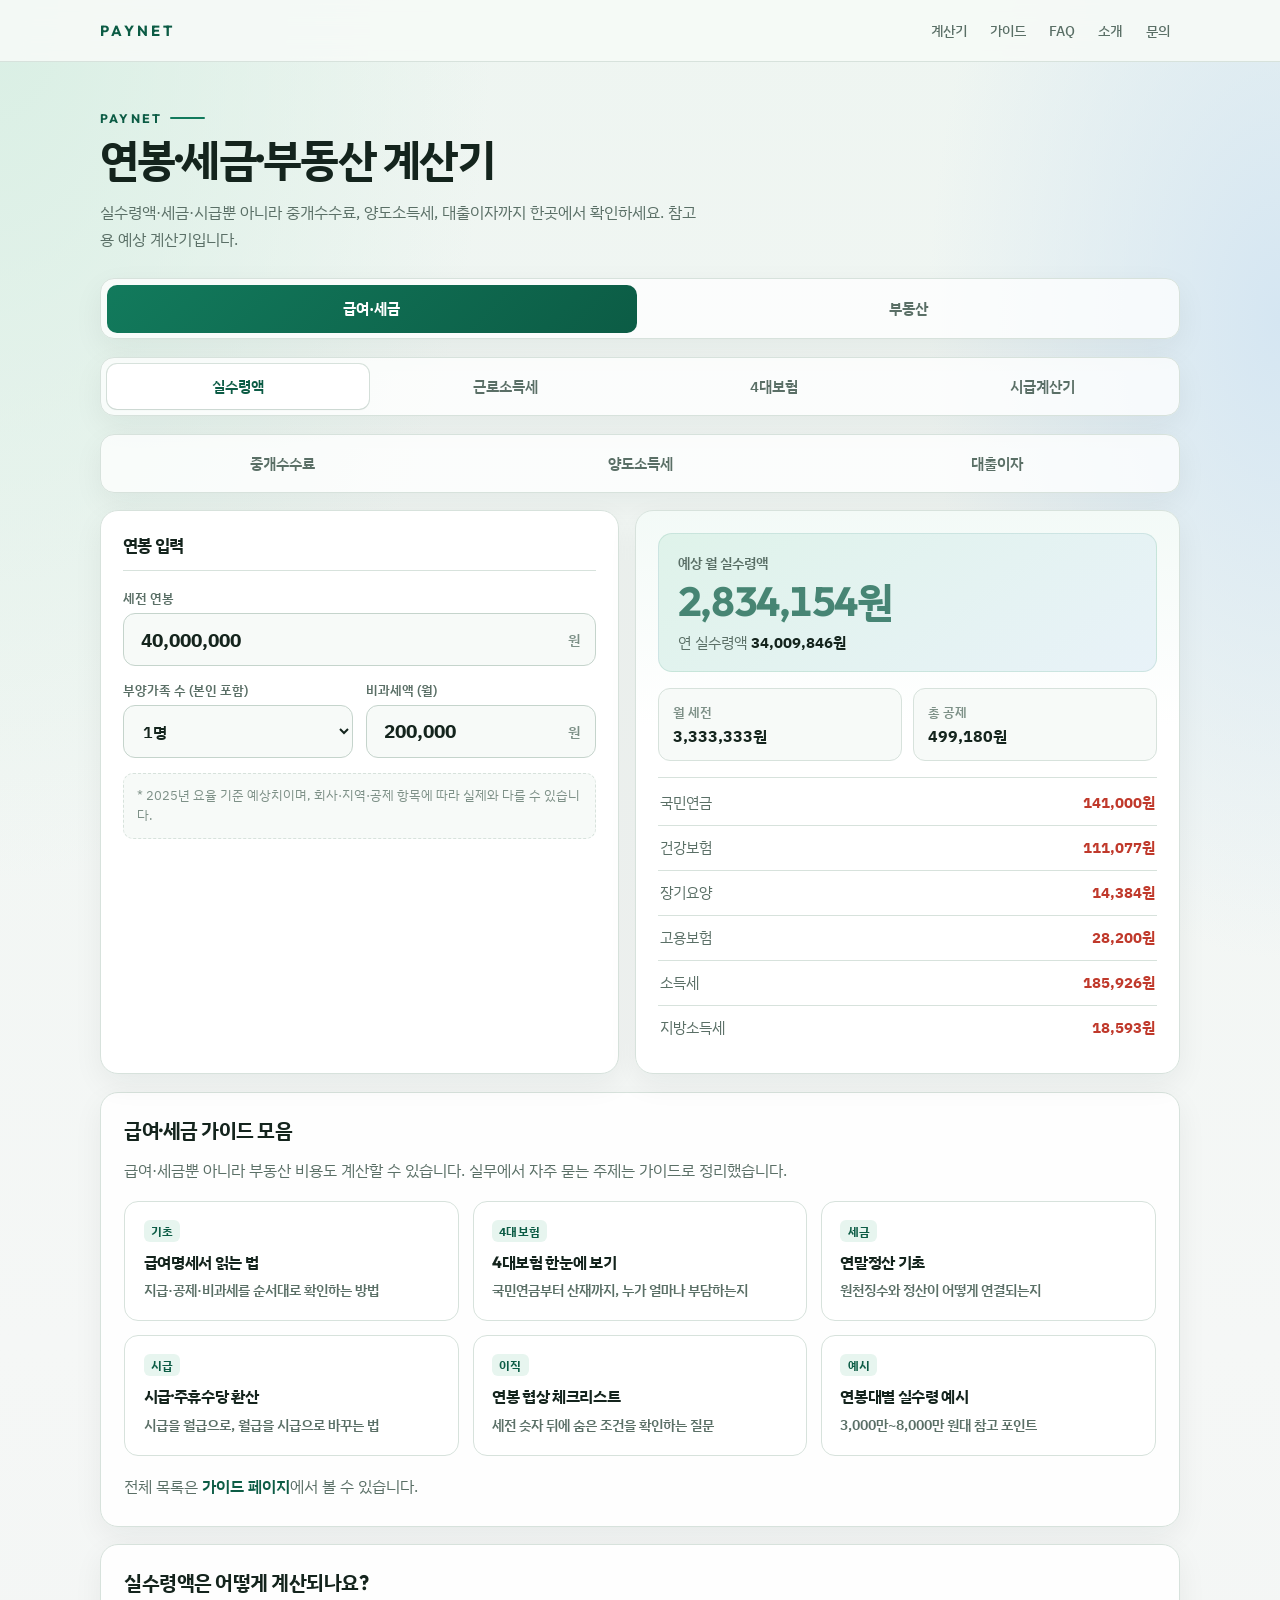
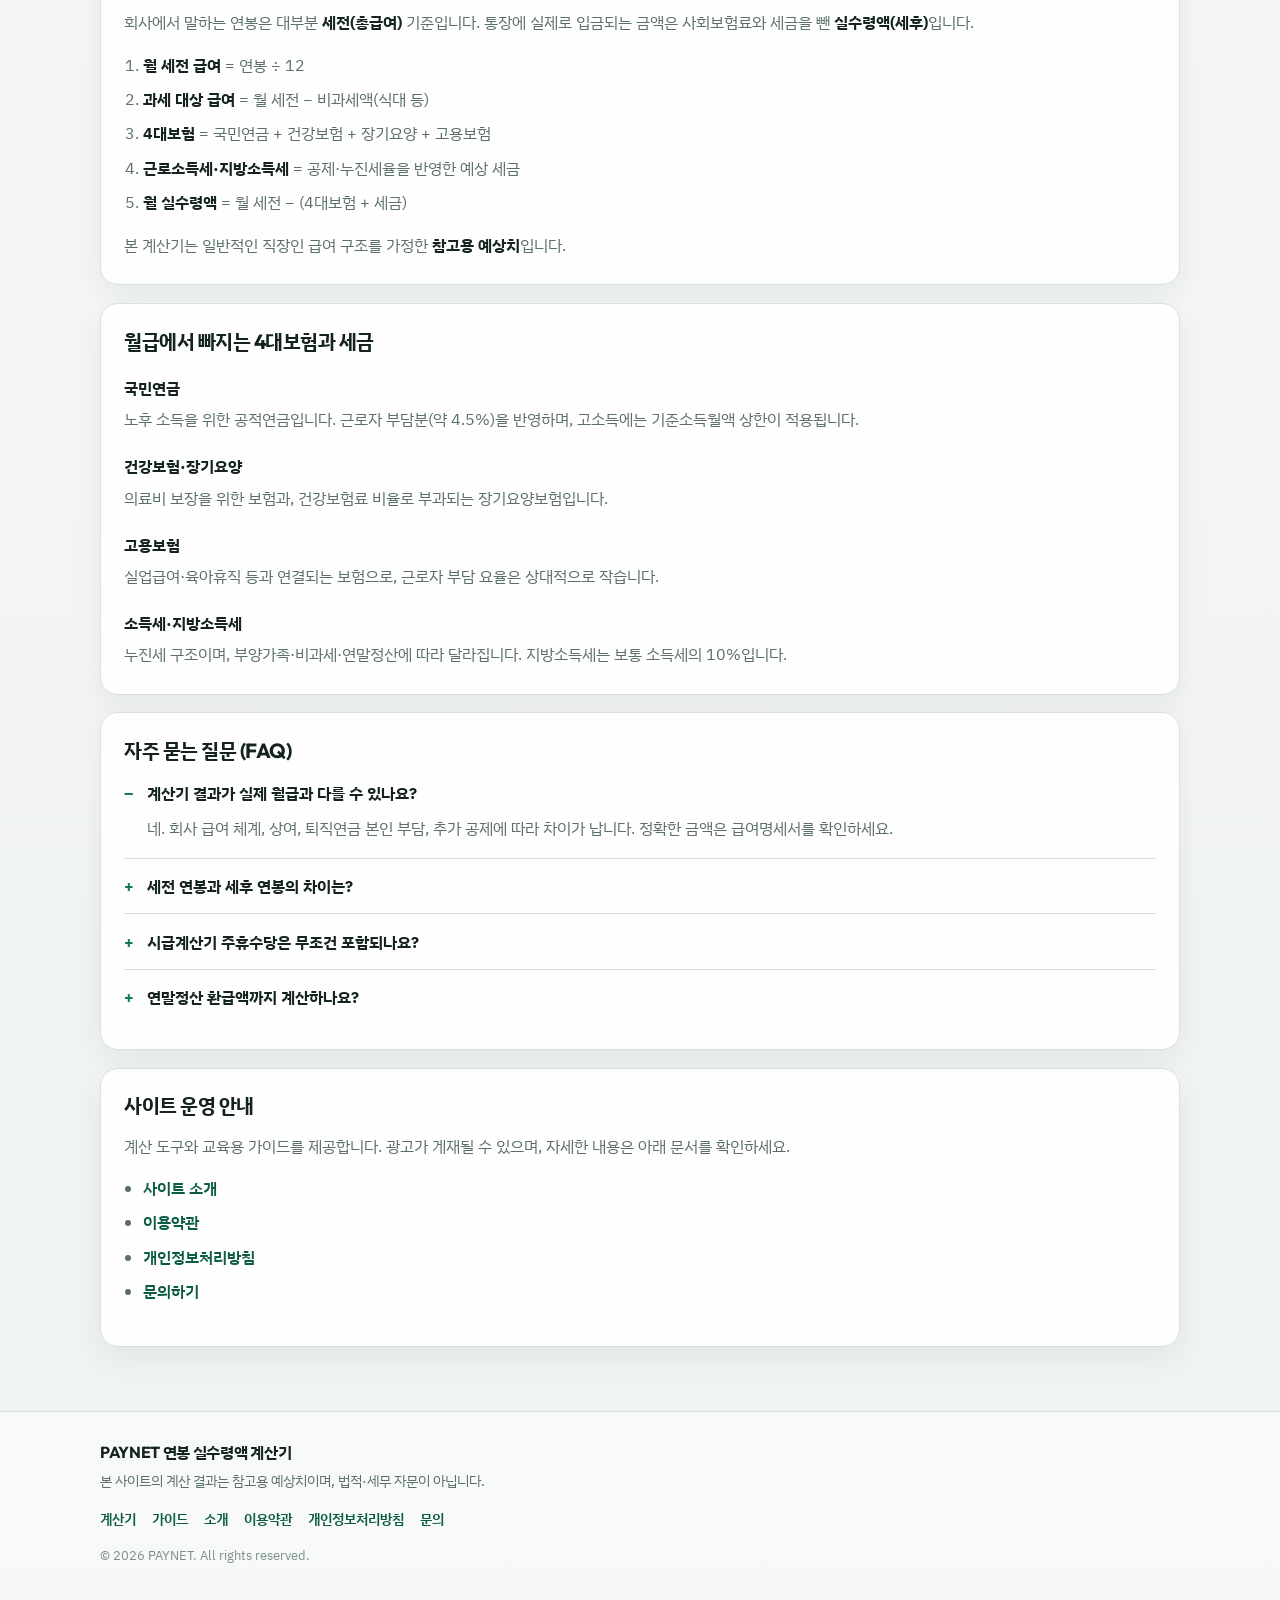
<file: index.html>
<!DOCTYPE html>
<html lang="ko">
  <head>
    <meta charset="UTF-8" />
    <meta name="viewport" content="width=device-width, initial-scale=1.0" />
    <meta
      name="description"
      content="연봉 실수령액·세금·시급·부동산(중개수수료·양도소득세·대출이자) 계산기 — 예상 공제와 비용을 바로 확인하세요."
    />
    <title>연봉·세금·부동산 계산기 | PAYNET</title>
    <link rel="preconnect" href="https://fonts.googleapis.com" />
    <link rel="preconnect" href="https://fonts.gstatic.com" crossorigin />
    <link
      href="https://fonts.googleapis.com/css2?family=IBM+Plex+Sans+KR:wght@400;500;600;700&family=Outfit:wght@500;600;700&display=swap"
      rel="stylesheet"
    />
    <link rel="stylesheet" href="styles.css" />
  </head>
  <body>
    <header class="site-header">
      <div class="site-header-inner">
        <a class="logo" href="index.html">PAYNET</a>
        <nav class="site-nav" aria-label="주요 메뉴">
          <a href="#calculator">계산기</a>
          <a href="guides.html">가이드</a>
          <a href="#faq">FAQ</a>
          <a href="about.html">소개</a>
          <a href="contact.html">문의</a>
        </nav>
      </div>
    </header>

    <main class="app">
      <header class="brand" id="calculator">
        <p class="brand-mark">PAYNET</p>
        <h1>연봉·세금·부동산 계산기</h1>
        <p class="brand-desc">
          실수령액·세금·시급뿐 아니라 중개수수료, 양도소득세, 대출이자까지
          한곳에서 확인하세요. 참고용 예상 계산기입니다.
        </p>
      </header>

      <div class="calc-category" role="tablist" aria-label="계산기 카테고리" id="tools">
        <button type="button" class="category-btn is-active" data-category="salary" aria-selected="true">급여·세금</button>
        <button type="button" class="category-btn" data-category="estate" aria-selected="false">부동산</button>
      </div>

      <div class="calc-tabs" role="tablist" aria-label="급여 계산기" id="salary-tabs" data-category-panel="salary">
        <button type="button" class="calc-tab is-active" role="tab" id="tab-net" aria-selected="true" aria-controls="panel-net" data-tab="net">실수령액</button>
        <button type="button" class="calc-tab" role="tab" id="tab-tax" aria-selected="false" aria-controls="panel-tax" data-tab="tax">근로소득세</button>
        <button type="button" class="calc-tab" role="tab" id="tab-insure" aria-selected="false" aria-controls="panel-insure" data-tab="insure">4대보험</button>
        <button type="button" class="calc-tab" role="tab" id="tab-hourly" aria-selected="false" aria-controls="panel-hourly" data-tab="hourly">시급계산기</button>
      </div>

      <div class="calc-tabs" role="tablist" aria-label="부동산 계산기" id="estate-tabs" data-category-panel="estate" hidden>
        <button type="button" class="calc-tab" role="tab" id="tab-broker" aria-selected="false" aria-controls="panel-broker" data-tab="broker">중개수수료</button>
        <button type="button" class="calc-tab" role="tab" id="tab-cgt" aria-selected="false" aria-controls="panel-cgt" data-tab="cgt">양도소득세</button>
        <button type="button" class="calc-tab" role="tab" id="tab-loan" aria-selected="false" aria-controls="panel-loan" data-tab="loan">대출이자</button>
      </div>

      <div class="calc-panel is-active" role="tabpanel" id="panel-net" aria-labelledby="tab-net">
        <section class="panel" aria-labelledby="input-title">
          <h2 id="input-title" class="panel-title">연봉 입력</h2>
          <label class="field" for="salary">
            <span class="field-label">세전 연봉</span>
            <div class="input-row">
              <input id="salary" type="text" inputmode="numeric" autocomplete="off" placeholder="예: 40,000,000" value="40,000,000" />
              <span class="unit">원</span>
            </div>
          </label>
          <div class="options">
            <label class="field" for="dependents">
              <span class="field-label">부양가족 수 (본인 포함)</span>
              <select id="dependents">
                <option value="1" selected>1명</option>
                <option value="2">2명</option>
                <option value="3">3명</option>
                <option value="4">4명</option>
                <option value="5">5명 이상</option>
              </select>
            </label>
            <label class="field" for="nontaxable">
              <span class="field-label">비과세액 (월)</span>
              <div class="input-row">
                <input id="nontaxable" type="text" inputmode="numeric" autocomplete="off" placeholder="200,000" value="200,000" />
                <span class="unit">원</span>
              </div>
            </label>
          </div>
          <p class="hint">* 2025년 요율 기준 예상치이며, 회사·지역·공제 항목에 따라 실제와 다를 수 있습니다.</p>
        </section>

        <section class="result" aria-live="polite" aria-labelledby="result-title">
          <div class="result-hero">
            <h2 id="result-title">예상 월 실수령액</h2>
            <p class="net-amount" id="monthlyNet">0원</p>
            <p class="annual-net">연 실수령액 <strong id="annualNet">0원</strong></p>
          </div>
          <div class="summary-grid">
            <div class="summary-item"><span>월 세전</span><strong id="monthlyGross">0원</strong></div>
            <div class="summary-item"><span>총 공제</span><strong id="totalDeduction">0원</strong></div>
          </div>
          <ul class="breakdown">
            <li><span>국민연금</span><strong id="nationalPension">0원</strong></li>
            <li><span>건강보험</span><strong id="healthInsurance">0원</strong></li>
            <li><span>장기요양</span><strong id="longTermCare">0원</strong></li>
            <li><span>고용보험</span><strong id="employmentInsurance">0원</strong></li>
            <li><span>소득세</span><strong id="incomeTax">0원</strong></li>
            <li><span>지방소득세</span><strong id="localTax">0원</strong></li>
          </ul>
        </section>
      </div>

      <div class="calc-panel" role="tabpanel" id="panel-tax" aria-labelledby="tab-tax" hidden>
        <section class="panel" aria-labelledby="tax-input-title">
          <h2 id="tax-input-title" class="panel-title">근로소득세 계산</h2>
          <label class="field" for="taxSalary">
            <span class="field-label">세전 연봉</span>
            <div class="input-row">
              <input id="taxSalary" type="text" inputmode="numeric" autocomplete="off" placeholder="예: 40,000,000" value="40,000,000" />
              <span class="unit">원</span>
            </div>
          </label>
          <div class="options">
            <label class="field" for="taxDependents">
              <span class="field-label">부양가족 수 (본인 포함)</span>
              <select id="taxDependents">
                <option value="1" selected>1명</option>
                <option value="2">2명</option>
                <option value="3">3명</option>
                <option value="4">4명</option>
                <option value="5">5명 이상</option>
              </select>
            </label>
            <label class="field" for="taxNontaxable">
              <span class="field-label">비과세액 (월)</span>
              <div class="input-row">
                <input id="taxNontaxable" type="text" inputmode="numeric" autocomplete="off" placeholder="200,000" value="200,000" />
                <span class="unit">원</span>
              </div>
            </label>
          </div>
          <p class="hint">* 근로소득공제·인적공제·사회보험료를 반영한 예상 원천징수세입니다.</p>
        </section>
        <section class="result" aria-live="polite">
          <div class="result-hero">
            <h2>예상 월 소득세</h2>
            <p class="net-amount" id="taxMonthlyIncome">0원</p>
            <p class="annual-net">지방소득세 포함 월 세금 <strong id="taxMonthlyTotal">0원</strong></p>
          </div>
          <div class="summary-grid">
            <div class="summary-item"><span>연 소득세</span><strong id="taxAnnualIncome">0원</strong></div>
            <div class="summary-item"><span>연 지방소득세</span><strong id="taxAnnualLocal">0원</strong></div>
          </div>
          <ul class="breakdown">
            <li><span>과세표준 (연)</span><strong class="neutral" id="taxBase">0원</strong></li>
            <li><span>근로소득공제 (연)</span><strong class="neutral" id="taxEarnedDeduction">0원</strong></li>
            <li><span>인적공제 (연)</span><strong class="neutral" id="taxPersonalDeduction">0원</strong></li>
            <li><span>실효세율 (지방세 포함)</span><strong class="neutral" id="taxEffectiveRate">0%</strong></li>
          </ul>
        </section>
      </div>

      <div class="calc-panel" role="tabpanel" id="panel-insure" aria-labelledby="tab-insure" hidden>
        <section class="panel" aria-labelledby="insure-input-title">
          <h2 id="insure-input-title" class="panel-title">4대보험 계산</h2>
          <label class="field" for="insureSalary">
            <span class="field-label">월 급여 (세전)</span>
            <div class="input-row">
              <input id="insureSalary" type="text" inputmode="numeric" autocomplete="off" placeholder="예: 3,333,333" value="3,333,333" />
              <span class="unit">원</span>
            </div>
          </label>
          <label class="field" for="insureNontaxable">
            <span class="field-label">비과세액 (월)</span>
            <div class="input-row">
              <input id="insureNontaxable" type="text" inputmode="numeric" autocomplete="off" placeholder="200,000" value="200,000" />
              <span class="unit">원</span>
            </div>
          </label>
          <p class="hint">* 근로자 부담분 기준입니다. 회사 부담분은 별도로 표시됩니다.</p>
        </section>
        <section class="result" aria-live="polite">
          <div class="result-hero">
            <h2>근로자 부담 합계 (월)</h2>
            <p class="net-amount" id="insureEmployeeTotal">0원</p>
            <p class="annual-net">회사 부담 합계 <strong id="insureEmployerTotal">0원</strong></p>
          </div>
          <div class="summary-grid">
            <div class="summary-item"><span>보험료 산정 기준</span><strong id="insureBase">0원</strong></div>
            <div class="summary-item"><span>노사 합계 (월)</span><strong id="insureGrandTotal">0원</strong></div>
          </div>
          <ul class="breakdown">
            <li><span>국민연금 (근로자)</span><strong id="insureNP">0원</strong></li>
            <li><span>건강보험 (근로자)</span><strong id="insureHI">0원</strong></li>
            <li><span>장기요양 (근로자)</span><strong id="insureLTC">0원</strong></li>
            <li><span>고용보험 (근로자)</span><strong id="insureEI">0원</strong></li>
            <li><span>국민연금 (회사)</span><strong class="neutral" id="insureNPCompany">0원</strong></li>
            <li><span>건강보험+장기요양 (회사)</span><strong class="neutral" id="insureHealthCompany">0원</strong></li>
            <li><span>고용보험 (회사)</span><strong class="neutral" id="insureEICompany">0원</strong></li>
          </ul>
        </section>
      </div>

      <div class="calc-panel" role="tabpanel" id="panel-hourly" aria-labelledby="tab-hourly" hidden>
        <section class="panel" aria-labelledby="hourly-input-title">
          <h2 id="hourly-input-title" class="panel-title">시급 계산</h2>
          <div class="mode-toggle" role="group" aria-label="시급 계산 방식">
            <button type="button" class="mode-btn is-active" data-hourly-mode="toSalary">시급 → 월급</button>
            <button type="button" class="mode-btn" data-hourly-mode="toHourly">월급 → 시급</button>
          </div>
          <div id="hourlyToSalaryFields">
            <label class="field" for="hourlyWage">
              <span class="field-label">시급</span>
              <div class="input-row">
                <input id="hourlyWage" type="text" inputmode="numeric" autocomplete="off" placeholder="예: 10,030" value="10,030" />
                <span class="unit">원</span>
              </div>
            </label>
            <div class="options">
              <label class="field" for="hoursPerDay">
                <span class="field-label">하루 근무시간</span>
                <div class="input-row">
                  <input id="hoursPerDay" type="number" min="1" max="24" step="0.5" value="8" />
                  <span class="unit">시간</span>
                </div>
              </label>
              <label class="field" for="daysPerWeek">
                <span class="field-label">주 근무일수</span>
                <div class="input-row">
                  <input id="daysPerWeek" type="number" min="1" max="7" step="1" value="5" />
                  <span class="unit">일</span>
                </div>
              </label>
            </div>
            <label class="field" for="includeWeeklyHoliday">
              <span class="field-label">주휴수당 포함</span>
              <select id="includeWeeklyHoliday">
                <option value="yes" selected>포함 (주 15시간 이상 가정)</option>
                <option value="no">미포함</option>
              </select>
            </label>
          </div>
          <div id="hourlyToHourlyFields" hidden>
            <label class="field" for="monthlyForHourly">
              <span class="field-label">월 급여 (세전)</span>
              <div class="input-row">
                <input id="monthlyForHourly" type="text" inputmode="numeric" autocomplete="off" placeholder="예: 2,100,000" value="2,100,000" />
                <span class="unit">원</span>
              </div>
            </label>
            <label class="field" for="monthlyHours">
              <span class="field-label">월 기준 근로시간</span>
              <div class="input-row">
                <input id="monthlyHours" type="number" min="1" max="400" step="1" value="209" />
                <span class="unit">시간</span>
              </div>
            </label>
            <p class="hint">* 통상임금 환산에서 흔히 쓰는 월 209시간을 기본값으로 둡니다.</p>
          </div>
        </section>
        <section class="result" aria-live="polite">
          <div class="result-hero">
            <h2 id="hourlyResultTitle">예상 월급</h2>
            <p class="net-amount" id="hourlyMainResult">0원</p>
            <p class="annual-net" id="hourlySubResult">연봉 환산 0원</p>
          </div>
          <div class="summary-grid">
            <div class="summary-item"><span id="hourlySummaryLabel1">주급</span><strong id="hourlySummaryValue1">0원</strong></div>
            <div class="summary-item"><span id="hourlySummaryLabel2">월 근로시간</span><strong id="hourlySummaryValue2">0시간</strong></div>
          </div>
          <ul class="breakdown">
            <li><span id="hourlyDetailLabel1">기본급 (월)</span><strong class="neutral" id="hourlyDetailValue1">0원</strong></li>
            <li><span id="hourlyDetailLabel2">주휴수당 (월)</span><strong class="neutral" id="hourlyDetailValue2">0원</strong></li>
            <li><span id="hourlyDetailLabel3">시급</span><strong class="neutral" id="hourlyDetailValue3">0원</strong></li>
          </ul>
        </section>
      </div>


      <div class="calc-panel" role="tabpanel" id="panel-broker" aria-labelledby="tab-broker" hidden>
        <section class="panel" aria-labelledby="broker-title">
          <h2 id="broker-title" class="panel-title">중개수수료 계산</h2>
          <label class="field" for="brokerPrice">
            <span class="field-label">거래금액</span>
            <div class="input-row">
              <input id="brokerPrice" type="text" inputmode="numeric" autocomplete="off" placeholder="예: 500,000,000" value="500,000,000" />
              <span class="unit">원</span>
            </div>
          </label>
          <div class="options">
            <label class="field" for="brokerDeal">
              <span class="field-label">거래 유형</span>
              <select id="brokerDeal">
                <option value="sale" selected>매매</option>
                <option value="rent">임대차</option>
              </select>
            </label>
            <label class="field" for="brokerType">
              <span class="field-label">물건 유형</span>
              <select id="brokerType">
                <option value="house" selected>주택</option>
                <option value="other">주택 외(상가 등)</option>
              </select>
            </label>
          </div>
          <label class="field" for="brokerVat">
            <span class="field-label">부가세</span>
            <select id="brokerVat">
              <option value="include" selected>별도 부가세(+10%) 포함 표시</option>
              <option value="exclude">수수료만 표시</option>
            </select>
          </label>
          <p class="hint">* 법정 상한 요율 기준 참고치입니다. 실제 수수료는 협의로 달라질 수 있습니다.</p>
        </section>
        <section class="result" aria-live="polite">
          <div class="result-hero">
            <h2>예상 중개수수료 (상한)</h2>
            <p class="net-amount" id="brokerFee">0원</p>
            <p class="annual-net">부가세 포함 시 <strong id="brokerFeeVat">0원</strong></p>
          </div>
          <div class="summary-grid">
            <div class="summary-item"><span>적용 요율</span><strong id="brokerRate">0%</strong></div>
            <div class="summary-item"><span>거래금액</span><strong id="brokerDealAmount">0원</strong></div>
          </div>
          <ul class="breakdown">
            <li><span>상한 수수료</span><strong id="brokerCap">0원</strong></li>
            <li><span>부가세(10%)</span><strong class="neutral" id="brokerVatAmount">0원</strong></li>
            <li><span>총액(수수료+부가세)</span><strong class="neutral" id="brokerTotal">0원</strong></li>
          </ul>
        </section>
      </div>

      <div class="calc-panel" role="tabpanel" id="panel-cgt" aria-labelledby="tab-cgt" hidden>
        <section class="panel" aria-labelledby="cgt-title">
          <h2 id="cgt-title" class="panel-title">양도소득세 계산</h2>
          <label class="field" for="cgtSell">
            <span class="field-label">양도가액</span>
            <div class="input-row">
              <input id="cgtSell" type="text" inputmode="numeric" autocomplete="off" placeholder="예: 800,000,000" value="800,000,000" />
              <span class="unit">원</span>
            </div>
          </label>
          <label class="field" for="cgtBuy">
            <span class="field-label">취득가액</span>
            <div class="input-row">
              <input id="cgtBuy" type="text" inputmode="numeric" autocomplete="off" placeholder="예: 500,000,000" value="500,000,000" />
              <span class="unit">원</span>
            </div>
          </label>
          <label class="field" for="cgtExpense">
            <span class="field-label">필요경비</span>
            <div class="input-row">
              <input id="cgtExpense" type="text" inputmode="numeric" autocomplete="off" placeholder="예: 10,000,000" value="10,000,000" />
              <span class="unit">원</span>
            </div>
          </label>
          <div class="options">
            <label class="field" for="cgtYears">
              <span class="field-label">보유기간(년)</span>
              <div class="input-row">
                <input id="cgtYears" type="number" min="0" max="50" step="1" value="5" />
                <span class="unit">년</span>
              </div>
            </label>
            <label class="field" for="cgtHomes">
              <span class="field-label">주택 수</span>
              <select id="cgtHomes">
                <option value="1" selected>1주택</option>
                <option value="2">2주택 이상</option>
              </select>
            </label>
          </div>
          <label class="field" for="cgtExempt">
            <span class="field-label">1주택 비과세 가정</span>
            <select id="cgtExempt">
              <option value="no" selected>과세(일반세율 참고)</option>
              <option value="yes">비과세 대상(세금 0)</option>
            </select>
          </label>
          <p class="hint">* 고가주택·거주기간·중과 등 세부 요건은 반영하지 않은 단순 참고 계산입니다.</p>
        </section>
        <section class="result" aria-live="polite">
          <div class="result-hero">
            <h2>예상 양도소득세</h2>
            <p class="net-amount" id="cgtTax">0원</p>
            <p class="annual-net">지방소득세 포함 <strong id="cgtTaxTotal">0원</strong></p>
          </div>
          <div class="summary-grid">
            <div class="summary-item"><span>양도차익</span><strong id="cgtGain">0원</strong></div>
            <div class="summary-item"><span>과세표준</span><strong id="cgtBase">0원</strong></div>
          </div>
          <ul class="breakdown">
            <li><span>장기보유특별공제</span><strong class="neutral" id="cgtLongDeduction">0원</strong></li>
            <li><span>기본공제</span><strong class="neutral" id="cgtBasicDeduction">0원</strong></li>
            <li><span>양도소득세</span><strong id="cgtIncomeTax">0원</strong></li>
            <li><span>지방소득세(10%)</span><strong id="cgtLocalTax">0원</strong></li>
          </ul>
        </section>
      </div>

      <div class="calc-panel" role="tabpanel" id="panel-loan" aria-labelledby="tab-loan" hidden>
        <section class="panel" aria-labelledby="loan-title">
          <h2 id="loan-title" class="panel-title">대출이자 계산</h2>
          <label class="field" for="loanPrincipal">
            <span class="field-label">대출원금</span>
            <div class="input-row">
              <input id="loanPrincipal" type="text" inputmode="numeric" autocomplete="off" placeholder="예: 300,000,000" value="300,000,000" />
              <span class="unit">원</span>
            </div>
          </label>
          <div class="options">
            <label class="field" for="loanRate">
              <span class="field-label">연이자율</span>
              <div class="input-row">
                <input id="loanRate" type="number" min="0" max="30" step="0.01" value="3.5" />
                <span class="unit">%</span>
              </div>
            </label>
            <label class="field" for="loanYears">
              <span class="field-label">상환기간</span>
              <div class="input-row">
                <input id="loanYears" type="number" min="1" max="50" step="1" value="30" />
                <span class="unit">년</span>
              </div>
            </label>
          </div>
          <label class="field" for="loanMethod">
            <span class="field-label">상환 방식</span>
            <select id="loanMethod">
              <option value="equalPayment" selected>원리금균등상환</option>
              <option value="equalPrincipal">원금균등상환</option>
              <option value="bullet">만기일시상환(이자만)</option>
            </select>
          </label>
          <p class="hint">* 고정금리·중도상환수수료·보험료 등은 포함하지 않은 단순 계산입니다.</p>
        </section>
        <section class="result" aria-live="polite">
          <div class="result-hero">
            <h2 id="loanResultTitle">월 상환액</h2>
            <p class="net-amount" id="loanMonthly">0원</p>
            <p class="annual-net">총 이자 <strong id="loanTotalInterest">0원</strong></p>
          </div>
          <div class="summary-grid">
            <div class="summary-item"><span>총 상환액</span><strong id="loanTotalPay">0원</strong></div>
            <div class="summary-item"><span>상환 회차</span><strong id="loanMonths">0회</strong></div>
          </div>
          <ul class="breakdown">
            <li><span>첫 달 이자</span><strong id="loanFirstInterest">0원</strong></li>
            <li><span>첫 달 원금</span><strong class="neutral" id="loanFirstPrincipal">0원</strong></li>
            <li><span>대출원금</span><strong class="neutral" id="loanPrincipalOut">0원</strong></li>
          </ul>
        </section>
      </div>

      <article class="content-block">
        <h2>급여·세금 가이드 모음</h2>
        <p>급여·세금뿐 아니라 부동산 비용도 계산할 수 있습니다. 실무에서 자주 묻는 주제는 가이드로 정리했습니다.</p>
        <div class="guide-grid guide-grid-compact">
          <a class="guide-card" href="guide-paystub.html"><span class="guide-card-tag">기초</span><h3>급여명세서 읽는 법</h3><p>지급·공제·비과세를 순서대로 확인하는 방법</p></a>
          <a class="guide-card" href="guide-insurance.html"><span class="guide-card-tag">4대보험</span><h3>4대보험 한눈에 보기</h3><p>국민연금부터 산재까지, 누가 얼마나 부담하는지</p></a>
          <a class="guide-card" href="guide-year-end-tax.html"><span class="guide-card-tag">세금</span><h3>연말정산 기초</h3><p>원천징수와 정산이 어떻게 연결되는지</p></a>
          <a class="guide-card" href="guide-hourly.html"><span class="guide-card-tag">시급</span><h3>시급·주휴수당 환산</h3><p>시급을 월급으로, 월급을 시급으로 바꾸는 법</p></a>
          <a class="guide-card" href="guide-negotiation.html"><span class="guide-card-tag">이직</span><h3>연봉 협상 체크리스트</h3><p>세전 숫자 뒤에 숨은 조건을 확인하는 질문</p></a>
          <a class="guide-card" href="guide-examples.html"><span class="guide-card-tag">예시</span><h3>연봉대별 실수령 예시</h3><p>3,000만~8,000만 원대 참고 포인트</p></a>
        </div>
        <p>전체 목록은 <a href="guides.html">가이드 페이지</a>에서 볼 수 있습니다.</p>
      </article>

      <article class="content-block" id="guide">
        <h2>실수령액은 어떻게 계산되나요?</h2>
        <p>회사에서 말하는 연봉은 대부분 <strong>세전(총급여)</strong> 기준입니다. 통장에 실제로 입금되는 금액은 사회보험료와 세금을 뺀 <strong>실수령액(세후)</strong>입니다.</p>
        <ol class="content-list">
          <li><strong>월 세전 급여</strong> = 연봉 ÷ 12</li>
          <li><strong>과세 대상 급여</strong> = 월 세전 − 비과세액(식대 등)</li>
          <li><strong>4대보험</strong> = 국민연금 + 건강보험 + 장기요양 + 고용보험</li>
          <li><strong>근로소득세·지방소득세</strong> = 공제·누진세율을 반영한 예상 세금</li>
          <li><strong>월 실수령액</strong> = 월 세전 − (4대보험 + 세금)</li>
        </ol>
        <p>본 계산기는 일반적인 직장인 급여 구조를 가정한 <strong>참고용 예상치</strong>입니다.</p>
      </article>

      <article class="content-block">
        <h2>월급에서 빠지는 4대보험과 세금</h2>
        <h3>국민연금</h3>
        <p>노후 소득을 위한 공적연금입니다. 근로자 부담분(약 4.5%)을 반영하며, 고소득에는 기준소득월액 상한이 적용됩니다.</p>
        <h3>건강보험·장기요양</h3>
        <p>의료비 보장을 위한 보험과, 건강보험료 비율로 부과되는 장기요양보험입니다.</p>
        <h3>고용보험</h3>
        <p>실업급여·육아휴직 등과 연결되는 보험으로, 근로자 부담 요율은 상대적으로 작습니다.</p>
        <h3>소득세·지방소득세</h3>
        <p>누진세 구조이며, 부양가족·비과세·연말정산에 따라 달라집니다. 지방소득세는 보통 소득세의 10%입니다.</p>
      </article>

      <article class="content-block" id="faq">
        <h2>자주 묻는 질문 (FAQ)</h2>
        <details class="faq-item" open>
          <summary>계산기 결과가 실제 월급과 다를 수 있나요?</summary>
          <p>네. 회사 급여 체계, 상여, 퇴직연금 본인 부담, 추가 공제에 따라 차이가 납니다. 정확한 금액은 급여명세서를 확인하세요.</p>
        </details>
        <details class="faq-item">
          <summary>세전 연봉과 세후 연봉의 차이는?</summary>
          <p>세전은 공제 전 총급여, 세후는 보험·세금 후 실제 수령에 가까운 금액입니다. 채용 공고 연봉은 대개 세전입니다.</p>
        </details>
        <details class="faq-item">
          <summary>시급계산기 주휴수당은 무조건 포함되나요?</summary>
          <p>옵션으로 선택합니다. 자세한 설명은 <a href="guide-hourly.html">시급·주휴수당 가이드</a>를 참고하세요.</p>
        </details>
        <details class="faq-item">
          <summary>연말정산 환급액까지 계산하나요?</summary>
          <p>월 단위 예상 원천징수에 초점을 둡니다. 개념은 <a href="guide-year-end-tax.html">연말정산 가이드</a>를 참고하세요.</p>
        </details>
      </article>

      <article class="content-block">
        <h2>사이트 운영 안내</h2>
        <p>계산 도구와 교육용 가이드를 제공합니다. 광고가 게재될 수 있으며, 자세한 내용은 아래 문서를 확인하세요.</p>
        <ul class="content-list">
          <li><a href="about.html">사이트 소개</a></li>
          <li><a href="terms.html">이용약관</a></li>
          <li><a href="privacy.html">개인정보처리방침</a></li>
          <li><a href="contact.html">문의하기</a></li>
        </ul>
      </article>
    </main>

    <footer class="site-footer">
      <div class="site-footer-inner">
        <p class="footer-brand">PAYNET 연봉 실수령액 계산기</p>
        <p class="footer-note">본 사이트의 계산 결과는 참고용 예상치이며, 법적·세무 자문이 아닙니다.</p>
        <nav class="footer-nav" aria-label="푸터 메뉴">
          <a href="index.html">계산기</a>
          <a href="guides.html">가이드</a>
          <a href="about.html">소개</a>
          <a href="terms.html">이용약관</a>
          <a href="privacy.html">개인정보처리방침</a>
          <a href="contact.html">문의</a>
        </nav>
        <p class="footer-copy">© <span id="year"></span> PAYNET. All rights reserved.</p>
      </div>
    </footer>

    <script src="script.js"></script>
    <script>document.getElementById("year").textContent = new Date().getFullYear();</script>
  </body>
</html>
</file>
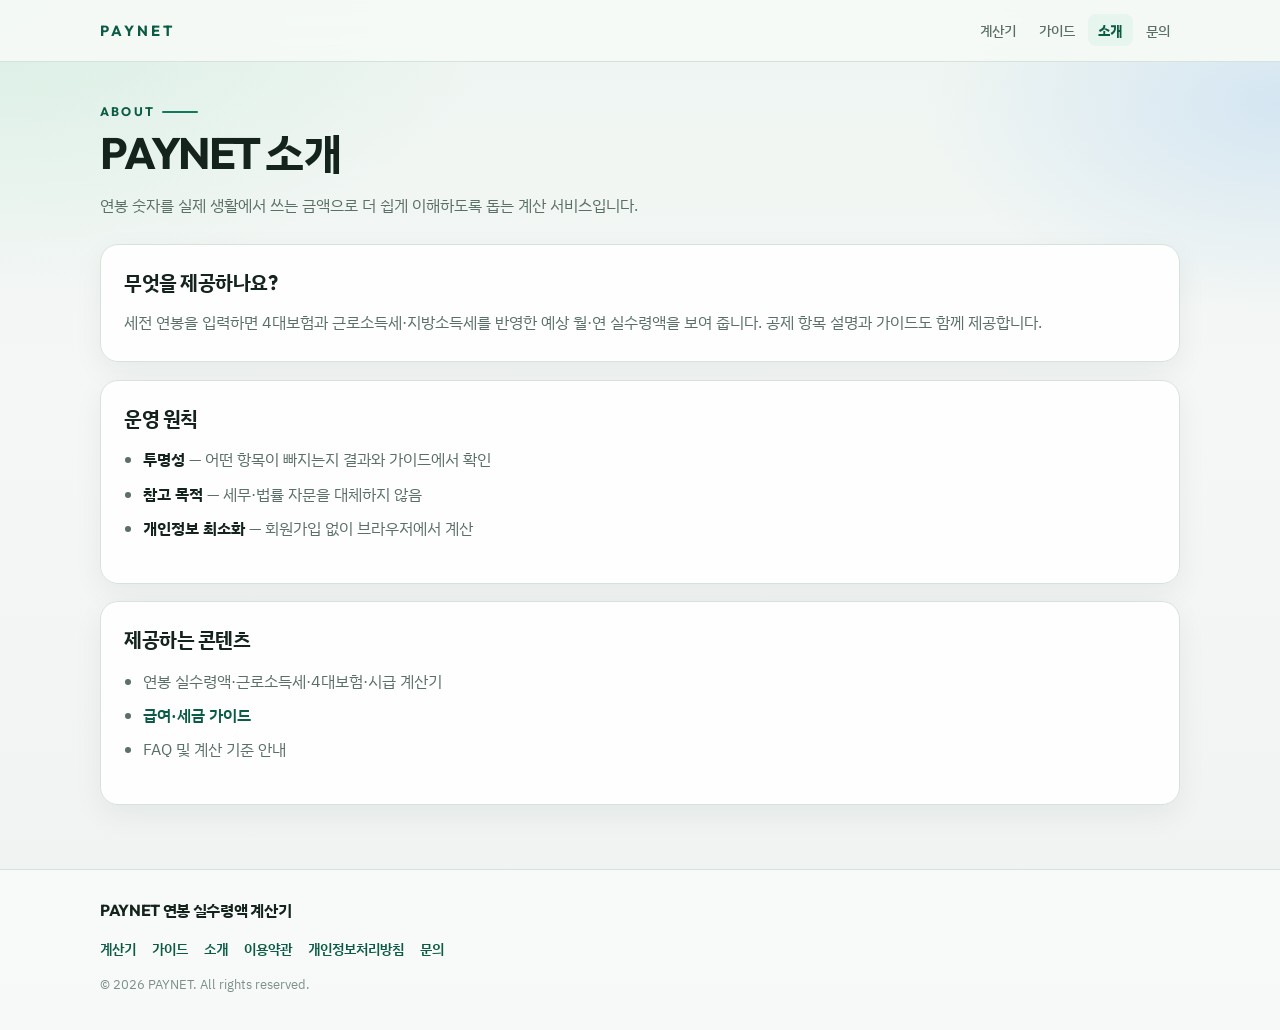
<file: about.html>
<!DOCTYPE html>
<html lang="ko">
  <head>
    <meta charset="UTF-8" />
    <meta name="viewport" content="width=device-width, initial-scale=1.0" />
    <meta name="description" content="PAYNET 소개 — 연봉 실수령액 계산기를 만든 목적과 운영 원칙." />
    <title>소개 | PAYNET</title>
    <link rel="preconnect" href="https://fonts.googleapis.com" />
    <link rel="preconnect" href="https://fonts.gstatic.com" crossorigin />
    <link href="https://fonts.googleapis.com/css2?family=IBM+Plex+Sans+KR:wght@400;500;600;700&family=Outfit:wght@500;600;700&display=swap" rel="stylesheet" />
    <link rel="stylesheet" href="styles.css" />
  </head>
  <body>
    <header class="site-header">
      <div class="site-header-inner">
        <a class="logo" href="index.html">PAYNET</a>
        <nav class="site-nav" aria-label="주요 메뉴">
          <a href="index.html#calculator">계산기</a>
          <a href="guides.html">가이드</a>
          <a href="about.html" aria-current="page">소개</a>
          <a href="contact.html">문의</a>
        </nav>
      </div>
    </header>
    <main class="app page-content">
      <header class="brand">
        <p class="brand-mark">ABOUT</p>
        <h1>PAYNET 소개</h1>
        <p class="brand-desc">연봉 숫자를 실제 생활에서 쓰는 금액으로 더 쉽게 이해하도록 돕는 계산 서비스입니다.</p>
      </header>
      <article class="content-block">
        <h2>무엇을 제공하나요?</h2>
        <p>세전 연봉을 입력하면 4대보험과 근로소득세·지방소득세를 반영한 예상 월·연 실수령액을 보여 줍니다. 공제 항목 설명과 가이드도 함께 제공합니다.</p>
      </article>
      <article class="content-block">
        <h2>운영 원칙</h2>
        <ul class="content-list">
          <li><strong>투명성</strong> — 어떤 항목이 빠지는지 결과와 가이드에서 확인</li>
          <li><strong>참고 목적</strong> — 세무·법률 자문을 대체하지 않음</li>
          <li><strong>개인정보 최소화</strong> — 회원가입 없이 브라우저에서 계산</li>
        </ul>
      </article>
      <article class="content-block">
        <h2>제공하는 콘텐츠</h2>
        <ul class="content-list">
          <li>연봉 실수령액·근로소득세·4대보험·시급 계산기</li>
          <li><a href="guides.html">급여·세금 가이드</a></li>
          <li>FAQ 및 계산 기준 안내</li>
        </ul>
      </article>
    </main>
    <footer class="site-footer">
      <div class="site-footer-inner">
        <p class="footer-brand">PAYNET 연봉 실수령액 계산기</p>
        <nav class="footer-nav" aria-label="푸터 메뉴">
          <a href="index.html">계산기</a>
          <a href="guides.html">가이드</a>
          <a href="about.html">소개</a>
          <a href="terms.html">이용약관</a>
          <a href="privacy.html">개인정보처리방침</a>
          <a href="contact.html">문의</a>
        </nav>
        <p class="footer-copy">© <span id="year"></span> PAYNET. All rights reserved.</p>
      </div>
    </footer>
    <script>document.getElementById("year").textContent = new Date().getFullYear();</script>
  </body>
</html>
</file>
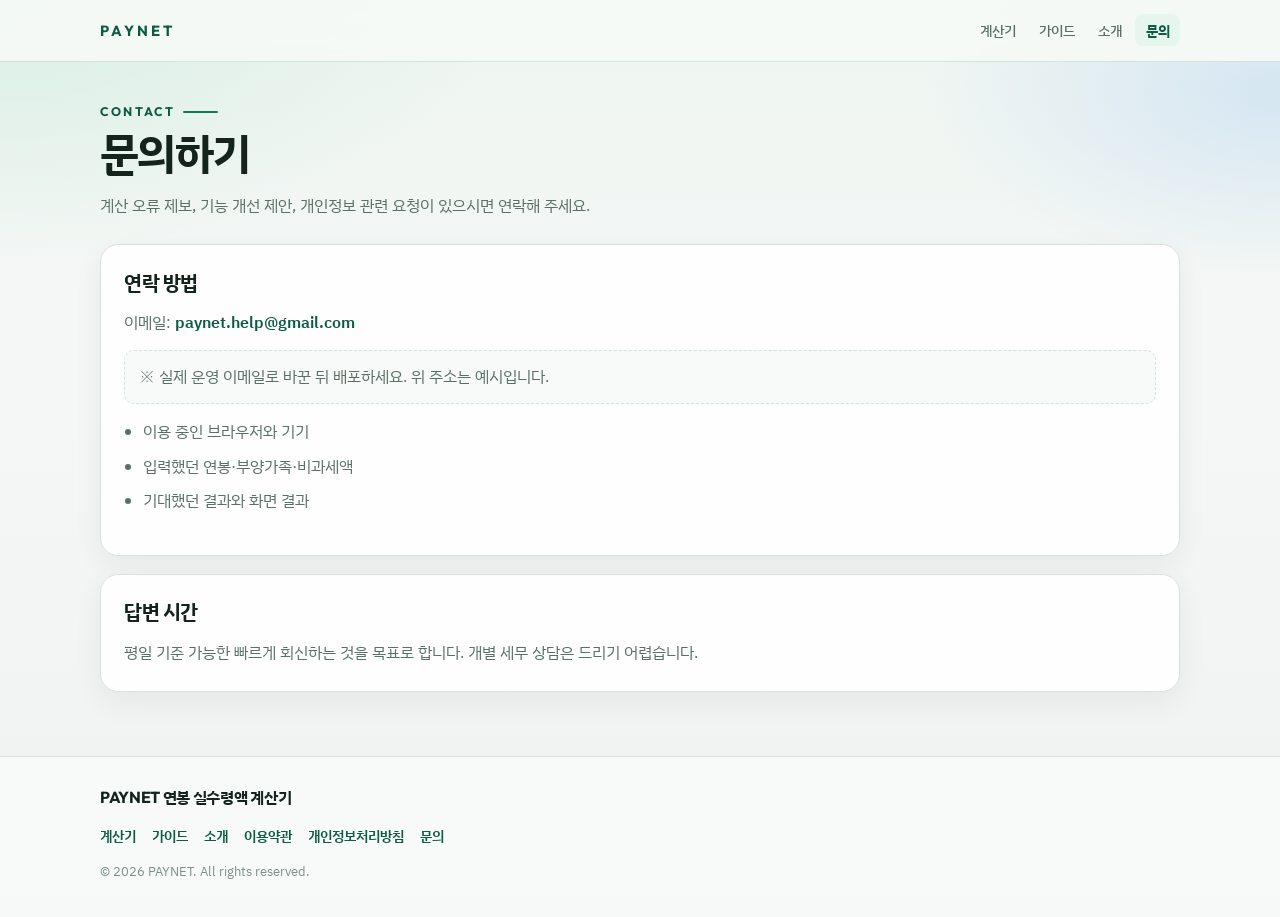
<file: contact.html>
<!DOCTYPE html>
<html lang="ko">
  <head>
    <meta charset="UTF-8" />
    <meta name="viewport" content="width=device-width, initial-scale=1.0" />
    <meta name="description" content="PAYNET 문의 — 계산기 오류 제보, 개선 제안, 개인정보 관련 요청." />
    <title>문의 | PAYNET</title>
    <link rel="preconnect" href="https://fonts.googleapis.com" />
    <link rel="preconnect" href="https://fonts.gstatic.com" crossorigin />
    <link href="https://fonts.googleapis.com/css2?family=IBM+Plex+Sans+KR:wght@400;500;600;700&family=Outfit:wght@500;600;700&display=swap" rel="stylesheet" />
    <link rel="stylesheet" href="styles.css" />
  </head>
  <body>
    <header class="site-header">
      <div class="site-header-inner">
        <a class="logo" href="index.html">PAYNET</a>
        <nav class="site-nav" aria-label="주요 메뉴">
          <a href="index.html#calculator">계산기</a>
          <a href="guides.html">가이드</a>
          <a href="about.html">소개</a>
          <a href="contact.html" aria-current="page">문의</a>
        </nav>
      </div>
    </header>
    <main class="app page-content">
      <header class="brand">
        <p class="brand-mark">CONTACT</p>
        <h1>문의하기</h1>
        <p class="brand-desc">계산 오류 제보, 기능 개선 제안, 개인정보 관련 요청이 있으시면 연락해 주세요.</p>
      </header>
      <article class="content-block">
        <h2>연락 방법</h2>
        <p>이메일: <a href="mailto:paynet.help@gmail.com">paynet.help@gmail.com</a></p>
        <p class="hint">※ 실제 운영 이메일로 바꾼 뒤 배포하세요. 위 주소는 예시입니다.</p>
        <ul class="content-list">
          <li>이용 중인 브라우저와 기기</li>
          <li>입력했던 연봉·부양가족·비과세액</li>
          <li>기대했던 결과와 화면 결과</li>
        </ul>
      </article>
      <article class="content-block">
        <h2>답변 시간</h2>
        <p>평일 기준 가능한 빠르게 회신하는 것을 목표로 합니다. 개별 세무 상담은 드리기 어렵습니다.</p>
      </article>
    </main>
    <footer class="site-footer">
      <div class="site-footer-inner">
        <p class="footer-brand">PAYNET 연봉 실수령액 계산기</p>
        <nav class="footer-nav" aria-label="푸터 메뉴">
          <a href="index.html">계산기</a>
          <a href="guides.html">가이드</a>
          <a href="about.html">소개</a>
          <a href="terms.html">이용약관</a>
          <a href="privacy.html">개인정보처리방침</a>
          <a href="contact.html">문의</a>
        </nav>
        <p class="footer-copy">© <span id="year"></span> PAYNET. All rights reserved.</p>
      </div>
    </footer>
    <script>document.getElementById("year").textContent = new Date().getFullYear();</script>
  </body>
</html>
</file>
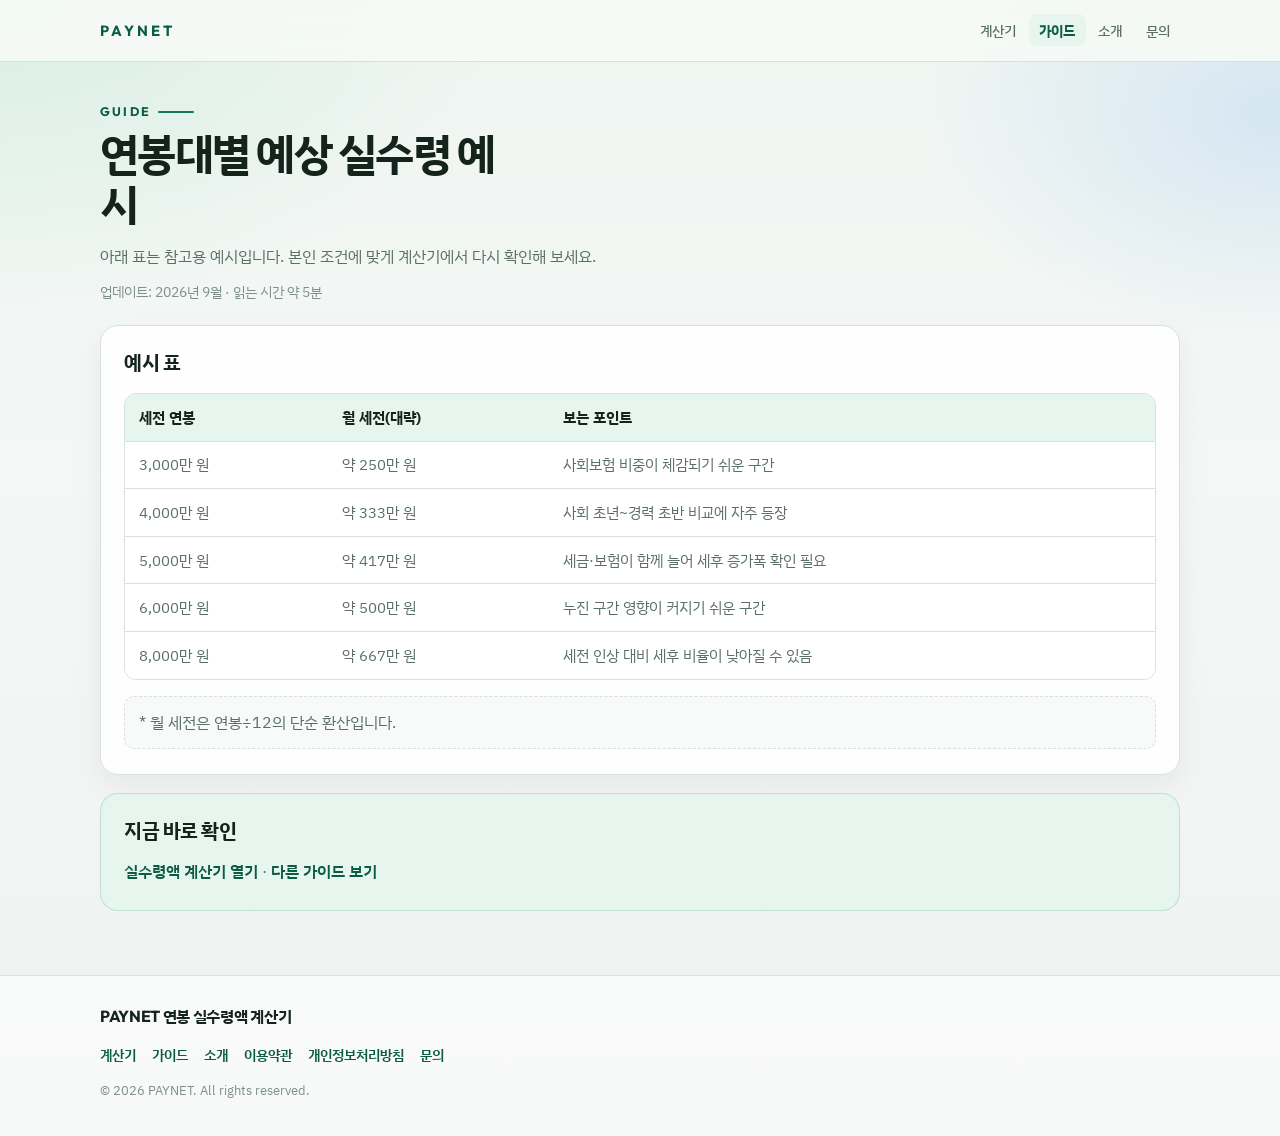
<file: guide-examples.html>
<!DOCTYPE html>
<html lang="ko">
  <head>
    <meta charset="UTF-8" />
    <meta name="viewport" content="width=device-width, initial-scale=1.0" />
    <meta name="description" content="연봉대별 예상 실수령 예시 — 3,000만 원부터 8,000만 원대까지 참고용 세후 감." />
    <title>연봉대별 예상 실수령 예시 | PAYNET 가이드</title>
    <link rel="preconnect" href="https://fonts.googleapis.com" />
    <link rel="preconnect" href="https://fonts.gstatic.com" crossorigin />
    <link href="https://fonts.googleapis.com/css2?family=IBM+Plex+Sans+KR:wght@400;500;600;700&family=Outfit:wght@500;600;700&display=swap" rel="stylesheet" />
    <link rel="stylesheet" href="styles.css" />
  </head>
  <body>
    <header class="site-header">
      <div class="site-header-inner">
        <a class="logo" href="index.html">PAYNET</a>
        <nav class="site-nav" aria-label="주요 메뉴">
          <a href="index.html#calculator">계산기</a>
          <a href="guides.html" aria-current="page">가이드</a>
          <a href="about.html">소개</a>
          <a href="contact.html">문의</a>
        </nav>
      </div>
    </header>
    <main class="app page-content">
      <header class="brand">
        <p class="brand-mark">GUIDE</p>
        <h1>연봉대별 예상 실수령 예시</h1>
        <p class="brand-desc">아래 표는 참고용 예시입니다. 본인 조건에 맞게 계산기에서 다시 확인해 보세요.</p>
        <p class="meta-line">업데이트: 2026년 9월 · 읽는 시간 약 5분</p>
      </header>
      <article class="content-block">
        <h2>예시 표</h2>
        <div class="table-wrap">
          <table class="data-table">
            <thead>
              <tr>
                <th scope="col">세전 연봉</th>
                <th scope="col">월 세전(대략)</th>
                <th scope="col">보는 포인트</th>
              </tr>
            </thead>
            <tbody>
              <tr><td>3,000만 원</td><td>약 250만 원</td><td>사회보험 비중이 체감되기 쉬운 구간</td></tr>
              <tr><td>4,000만 원</td><td>약 333만 원</td><td>사회 초년~경력 초반 비교에 자주 등장</td></tr>
              <tr><td>5,000만 원</td><td>약 417만 원</td><td>세금·보험이 함께 늘어 세후 증가폭 확인 필요</td></tr>
              <tr><td>6,000만 원</td><td>약 500만 원</td><td>누진 구간 영향이 커지기 쉬운 구간</td></tr>
              <tr><td>8,000만 원</td><td>약 667만 원</td><td>세전 인상 대비 세후 비율이 낮아질 수 있음</td></tr>
            </tbody>
          </table>
        </div>
        <p class="hint">* 월 세전은 연봉÷12의 단순 환산입니다.</p>
      </article>
      <aside class="content-block related-box">
        <h2>지금 바로 확인</h2>
        <p><a href="index.html#calculator">실수령액 계산기 열기</a> · <a href="guides.html">다른 가이드 보기</a></p>
      </aside>
    </main>
    <footer class="site-footer">
      <div class="site-footer-inner">
        <p class="footer-brand">PAYNET 연봉 실수령액 계산기</p>
        <nav class="footer-nav" aria-label="푸터 메뉴">
          <a href="index.html">계산기</a>
          <a href="guides.html">가이드</a>
          <a href="about.html">소개</a>
          <a href="terms.html">이용약관</a>
          <a href="privacy.html">개인정보처리방침</a>
          <a href="contact.html">문의</a>
        </nav>
        <p class="footer-copy">© <span id="year"></span> PAYNET. All rights reserved.</p>
      </div>
    </footer>
    <script>document.getElementById("year").textContent = new Date().getFullYear();</script>
  </body>
</html>
</file>
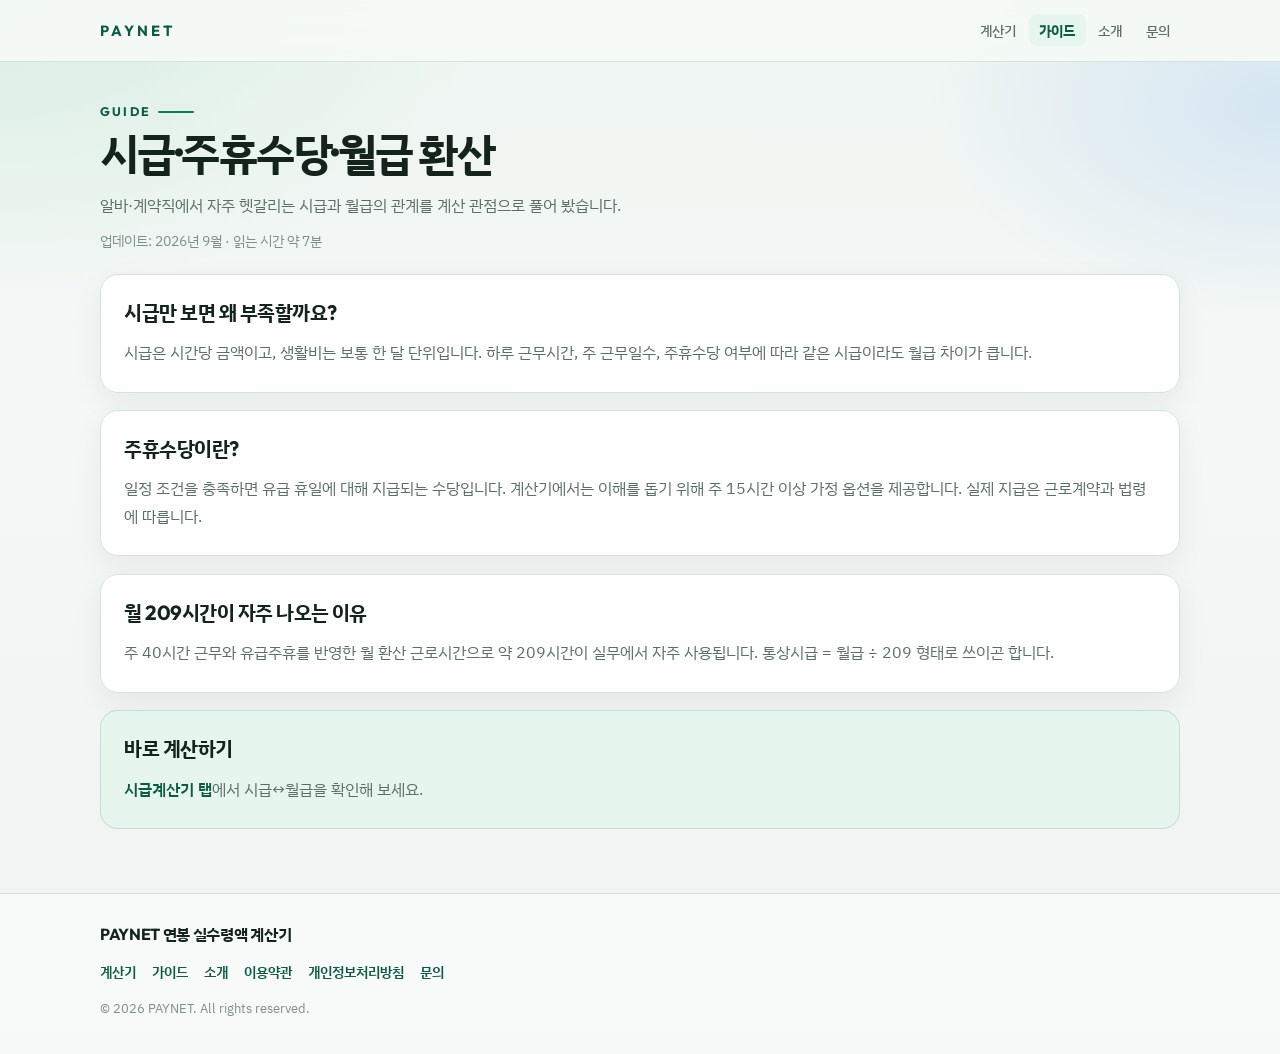
<file: guide-hourly.html>
<!DOCTYPE html>
<html lang="ko">
  <head>
    <meta charset="UTF-8" />
    <meta name="viewport" content="width=device-width, initial-scale=1.0" />
    <meta name="description" content="시급·주휴수당·월급 환산 가이드 — 시급을 월급으로 바꾸는 방법과 월 209시간 통상시급." />
    <title>시급·주휴수당·월급 환산 | PAYNET 가이드</title>
    <link rel="preconnect" href="https://fonts.googleapis.com" />
    <link rel="preconnect" href="https://fonts.gstatic.com" crossorigin />
    <link href="https://fonts.googleapis.com/css2?family=IBM+Plex+Sans+KR:wght@400;500;600;700&family=Outfit:wght@500;600;700&display=swap" rel="stylesheet" />
    <link rel="stylesheet" href="styles.css" />
  </head>
  <body>
    <header class="site-header">
      <div class="site-header-inner">
        <a class="logo" href="index.html">PAYNET</a>
        <nav class="site-nav" aria-label="주요 메뉴">
          <a href="index.html#calculator">계산기</a>
          <a href="guides.html" aria-current="page">가이드</a>
          <a href="about.html">소개</a>
          <a href="contact.html">문의</a>
        </nav>
      </div>
    </header>
    <main class="app page-content">
      <header class="brand">
        <p class="brand-mark">GUIDE</p>
        <h1>시급·주휴수당·월급 환산</h1>
        <p class="brand-desc">알바·계약직에서 자주 헷갈리는 시급과 월급의 관계를 계산 관점으로 풀어 봤습니다.</p>
        <p class="meta-line">업데이트: 2026년 9월 · 읽는 시간 약 7분</p>
      </header>
      <article class="content-block">
        <h2>시급만 보면 왜 부족할까요?</h2>
        <p>시급은 시간당 금액이고, 생활비는 보통 한 달 단위입니다. 하루 근무시간, 주 근무일수, 주휴수당 여부에 따라 같은 시급이라도 월급 차이가 큽니다.</p>
      </article>
      <article class="content-block">
        <h2>주휴수당이란?</h2>
        <p>일정 조건을 충족하면 유급 휴일에 대해 지급되는 수당입니다. 계산기에서는 이해를 돕기 위해 주 15시간 이상 가정 옵션을 제공합니다. 실제 지급은 근로계약과 법령에 따릅니다.</p>
      </article>
      <article class="content-block">
        <h2>월 209시간이 자주 나오는 이유</h2>
        <p>주 40시간 근무와 유급주휴를 반영한 월 환산 근로시간으로 약 209시간이 실무에서 자주 사용됩니다. 통상시급 = 월급 ÷ 209 형태로 쓰이곤 합니다.</p>
      </article>
      <aside class="content-block related-box">
        <h2>바로 계산하기</h2>
        <p><a href="index.html#tools">시급계산기 탭</a>에서 시급↔월급을 확인해 보세요.</p>
      </aside>
    </main>
    <footer class="site-footer">
      <div class="site-footer-inner">
        <p class="footer-brand">PAYNET 연봉 실수령액 계산기</p>
        <nav class="footer-nav" aria-label="푸터 메뉴">
          <a href="index.html">계산기</a>
          <a href="guides.html">가이드</a>
          <a href="about.html">소개</a>
          <a href="terms.html">이용약관</a>
          <a href="privacy.html">개인정보처리방침</a>
          <a href="contact.html">문의</a>
        </nav>
        <p class="footer-copy">© <span id="year"></span> PAYNET. All rights reserved.</p>
      </div>
    </footer>
    <script>document.getElementById("year").textContent = new Date().getFullYear();</script>
  </body>
</html>
</file>
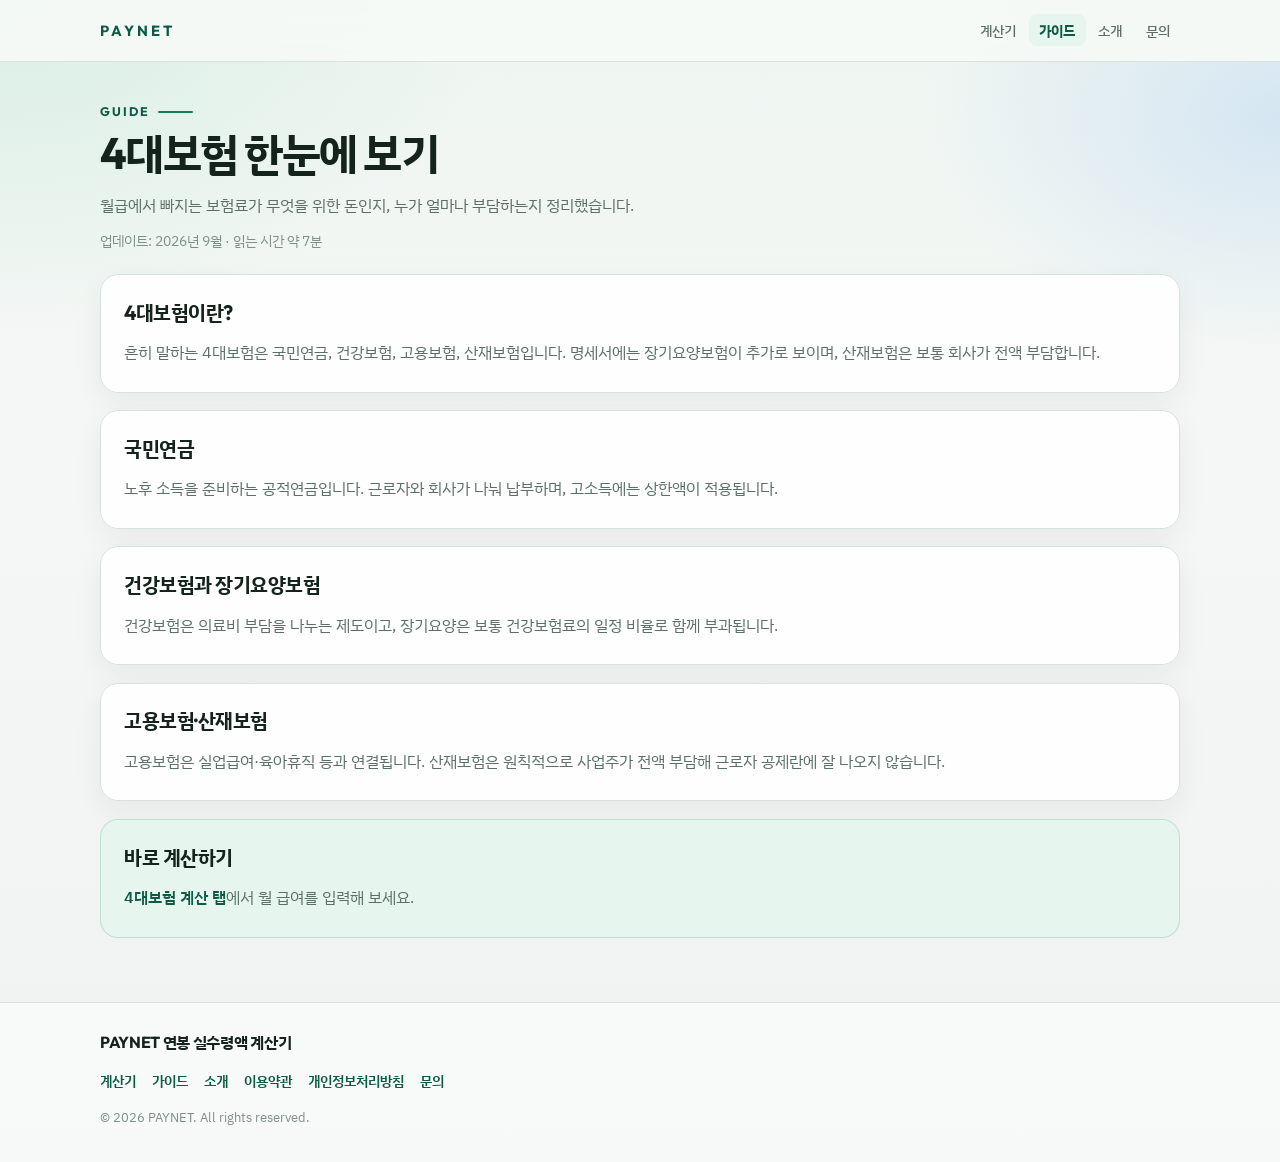
<file: guide-insurance.html>
<!DOCTYPE html>
<html lang="ko">
  <head>
    <meta charset="UTF-8" />
    <meta name="viewport" content="width=device-width, initial-scale=1.0" />
    <meta name="description" content="4대보험 한눈에 보기 — 국민연금, 건강보험, 장기요양, 고용보험의 의미와 근로자·회사 부담." />
    <title>4대보험 한눈에 보기 | PAYNET 가이드</title>
    <link rel="preconnect" href="https://fonts.googleapis.com" />
    <link rel="preconnect" href="https://fonts.gstatic.com" crossorigin />
    <link href="https://fonts.googleapis.com/css2?family=IBM+Plex+Sans+KR:wght@400;500;600;700&family=Outfit:wght@500;600;700&display=swap" rel="stylesheet" />
    <link rel="stylesheet" href="styles.css" />
  </head>
  <body>
    <header class="site-header">
      <div class="site-header-inner">
        <a class="logo" href="index.html">PAYNET</a>
        <nav class="site-nav" aria-label="주요 메뉴">
          <a href="index.html#calculator">계산기</a>
          <a href="guides.html" aria-current="page">가이드</a>
          <a href="about.html">소개</a>
          <a href="contact.html">문의</a>
        </nav>
      </div>
    </header>
    <main class="app page-content">
      <header class="brand">
        <p class="brand-mark">GUIDE</p>
        <h1>4대보험 한눈에 보기</h1>
        <p class="brand-desc">월급에서 빠지는 보험료가 무엇을 위한 돈인지, 누가 얼마나 부담하는지 정리했습니다.</p>
        <p class="meta-line">업데이트: 2026년 9월 · 읽는 시간 약 7분</p>
      </header>
      <article class="content-block">
        <h2>4대보험이란?</h2>
        <p>흔히 말하는 4대보험은 국민연금, 건강보험, 고용보험, 산재보험입니다. 명세서에는 장기요양보험이 추가로 보이며, 산재보험은 보통 회사가 전액 부담합니다.</p>
      </article>
      <article class="content-block">
        <h2>국민연금</h2>
        <p>노후 소득을 준비하는 공적연금입니다. 근로자와 회사가 나눠 납부하며, 고소득에는 상한액이 적용됩니다.</p>
      </article>
      <article class="content-block">
        <h2>건강보험과 장기요양보험</h2>
        <p>건강보험은 의료비 부담을 나누는 제도이고, 장기요양은 보통 건강보험료의 일정 비율로 함께 부과됩니다.</p>
      </article>
      <article class="content-block">
        <h2>고용보험·산재보험</h2>
        <p>고용보험은 실업급여·육아휴직 등과 연결됩니다. 산재보험은 원칙적으로 사업주가 전액 부담해 근로자 공제란에 잘 나오지 않습니다.</p>
      </article>
      <aside class="content-block related-box">
        <h2>바로 계산하기</h2>
        <p><a href="index.html#tools">4대보험 계산 탭</a>에서 월 급여를 입력해 보세요.</p>
      </aside>
    </main>
    <footer class="site-footer">
      <div class="site-footer-inner">
        <p class="footer-brand">PAYNET 연봉 실수령액 계산기</p>
        <nav class="footer-nav" aria-label="푸터 메뉴">
          <a href="index.html">계산기</a>
          <a href="guides.html">가이드</a>
          <a href="about.html">소개</a>
          <a href="terms.html">이용약관</a>
          <a href="privacy.html">개인정보처리방침</a>
          <a href="contact.html">문의</a>
        </nav>
        <p class="footer-copy">© <span id="year"></span> PAYNET. All rights reserved.</p>
      </div>
    </footer>
    <script>document.getElementById("year").textContent = new Date().getFullYear();</script>
  </body>
</html>
</file>
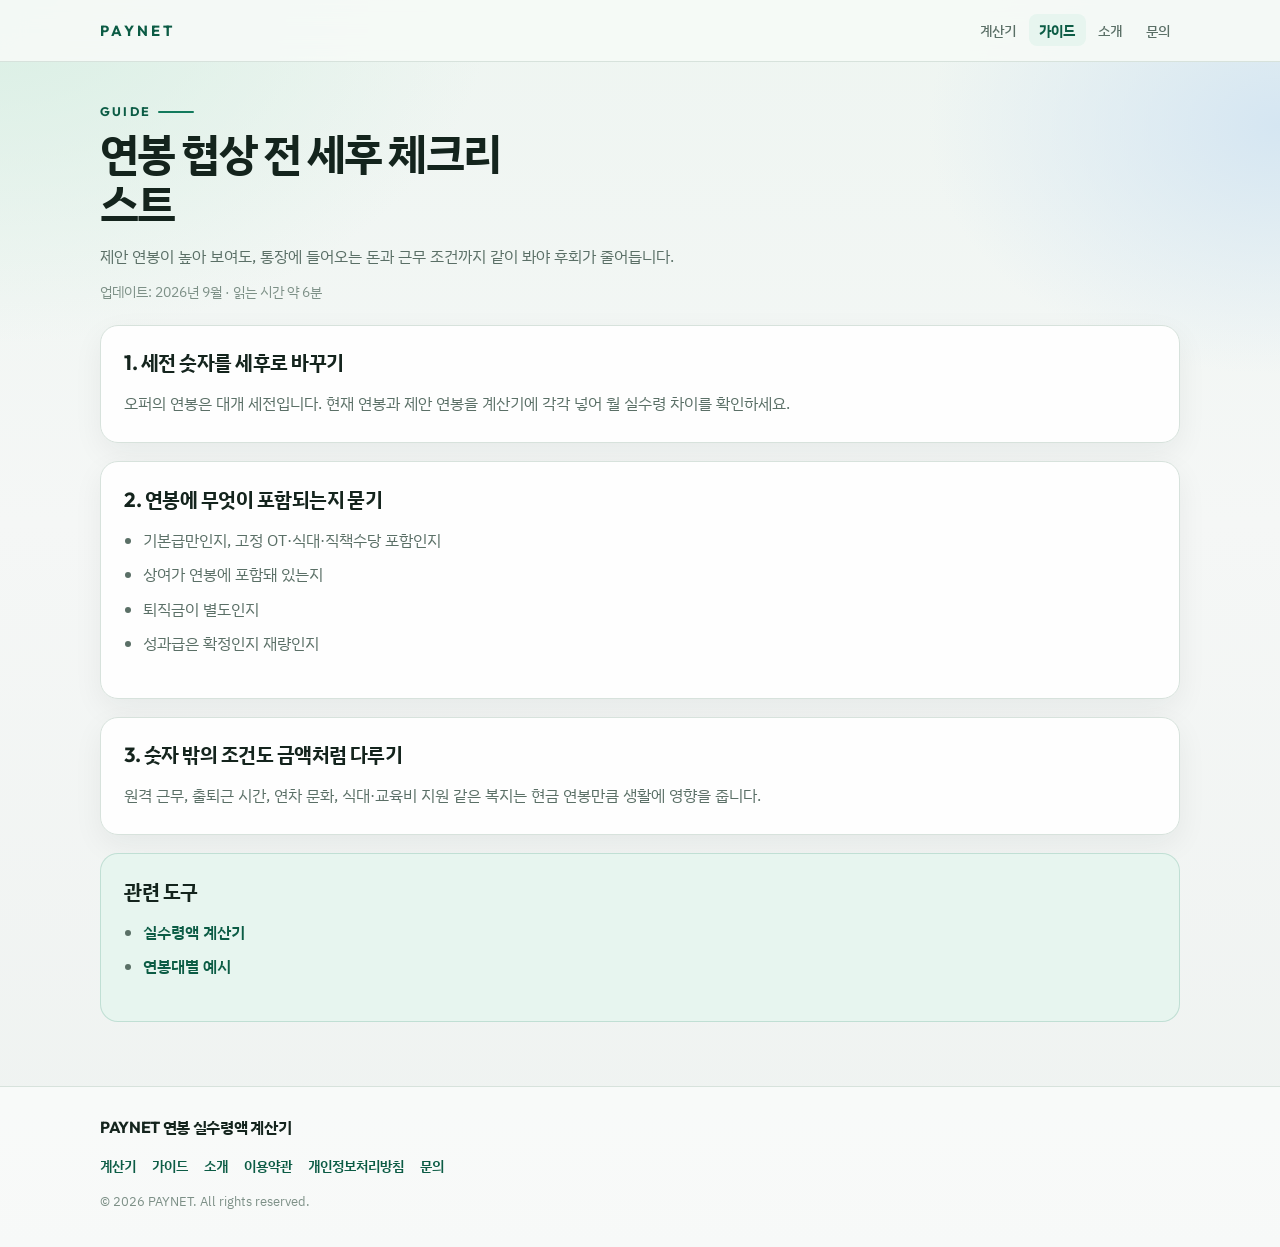
<file: guide-negotiation.html>
<!DOCTYPE html>
<html lang="ko">
  <head>
    <meta charset="UTF-8" />
    <meta name="viewport" content="width=device-width, initial-scale=1.0" />
    <meta name="description" content="연봉 협상 전 세후 체크리스트 — 실수령액, 복지, 근무조건을 함께 비교하는 방법." />
    <title>연봉 협상 전 세후 체크리스트 | PAYNET 가이드</title>
    <link rel="preconnect" href="https://fonts.googleapis.com" />
    <link rel="preconnect" href="https://fonts.gstatic.com" crossorigin />
    <link href="https://fonts.googleapis.com/css2?family=IBM+Plex+Sans+KR:wght@400;500;600;700&family=Outfit:wght@500;600;700&display=swap" rel="stylesheet" />
    <link rel="stylesheet" href="styles.css" />
  </head>
  <body>
    <header class="site-header">
      <div class="site-header-inner">
        <a class="logo" href="index.html">PAYNET</a>
        <nav class="site-nav" aria-label="주요 메뉴">
          <a href="index.html#calculator">계산기</a>
          <a href="guides.html" aria-current="page">가이드</a>
          <a href="about.html">소개</a>
          <a href="contact.html">문의</a>
        </nav>
      </div>
    </header>
    <main class="app page-content">
      <header class="brand">
        <p class="brand-mark">GUIDE</p>
        <h1>연봉 협상 전 세후 체크리스트</h1>
        <p class="brand-desc">제안 연봉이 높아 보여도, 통장에 들어오는 돈과 근무 조건까지 같이 봐야 후회가 줄어듭니다.</p>
        <p class="meta-line">업데이트: 2026년 9월 · 읽는 시간 약 6분</p>
      </header>
      <article class="content-block">
        <h2>1. 세전 숫자를 세후로 바꾸기</h2>
        <p>오퍼의 연봉은 대개 세전입니다. 현재 연봉과 제안 연봉을 계산기에 각각 넣어 월 실수령 차이를 확인하세요.</p>
      </article>
      <article class="content-block">
        <h2>2. 연봉에 무엇이 포함되는지 묻기</h2>
        <ul class="content-list">
          <li>기본급만인지, 고정 OT·식대·직책수당 포함인지</li>
          <li>상여가 연봉에 포함돼 있는지</li>
          <li>퇴직금이 별도인지</li>
          <li>성과급은 확정인지 재량인지</li>
        </ul>
      </article>
      <article class="content-block">
        <h2>3. 숫자 밖의 조건도 금액처럼 다루기</h2>
        <p>원격 근무, 출퇴근 시간, 연차 문화, 식대·교육비 지원 같은 복지는 현금 연봉만큼 생활에 영향을 줍니다.</p>
      </article>
      <aside class="content-block related-box">
        <h2>관련 도구</h2>
        <ul class="content-list">
          <li><a href="index.html#calculator">실수령액 계산기</a></li>
          <li><a href="guide-examples.html">연봉대별 예시</a></li>
        </ul>
      </aside>
    </main>
    <footer class="site-footer">
      <div class="site-footer-inner">
        <p class="footer-brand">PAYNET 연봉 실수령액 계산기</p>
        <nav class="footer-nav" aria-label="푸터 메뉴">
          <a href="index.html">계산기</a>
          <a href="guides.html">가이드</a>
          <a href="about.html">소개</a>
          <a href="terms.html">이용약관</a>
          <a href="privacy.html">개인정보처리방침</a>
          <a href="contact.html">문의</a>
        </nav>
        <p class="footer-copy">© <span id="year"></span> PAYNET. All rights reserved.</p>
      </div>
    </footer>
    <script>document.getElementById("year").textContent = new Date().getFullYear();</script>
  </body>
</html>
</file>
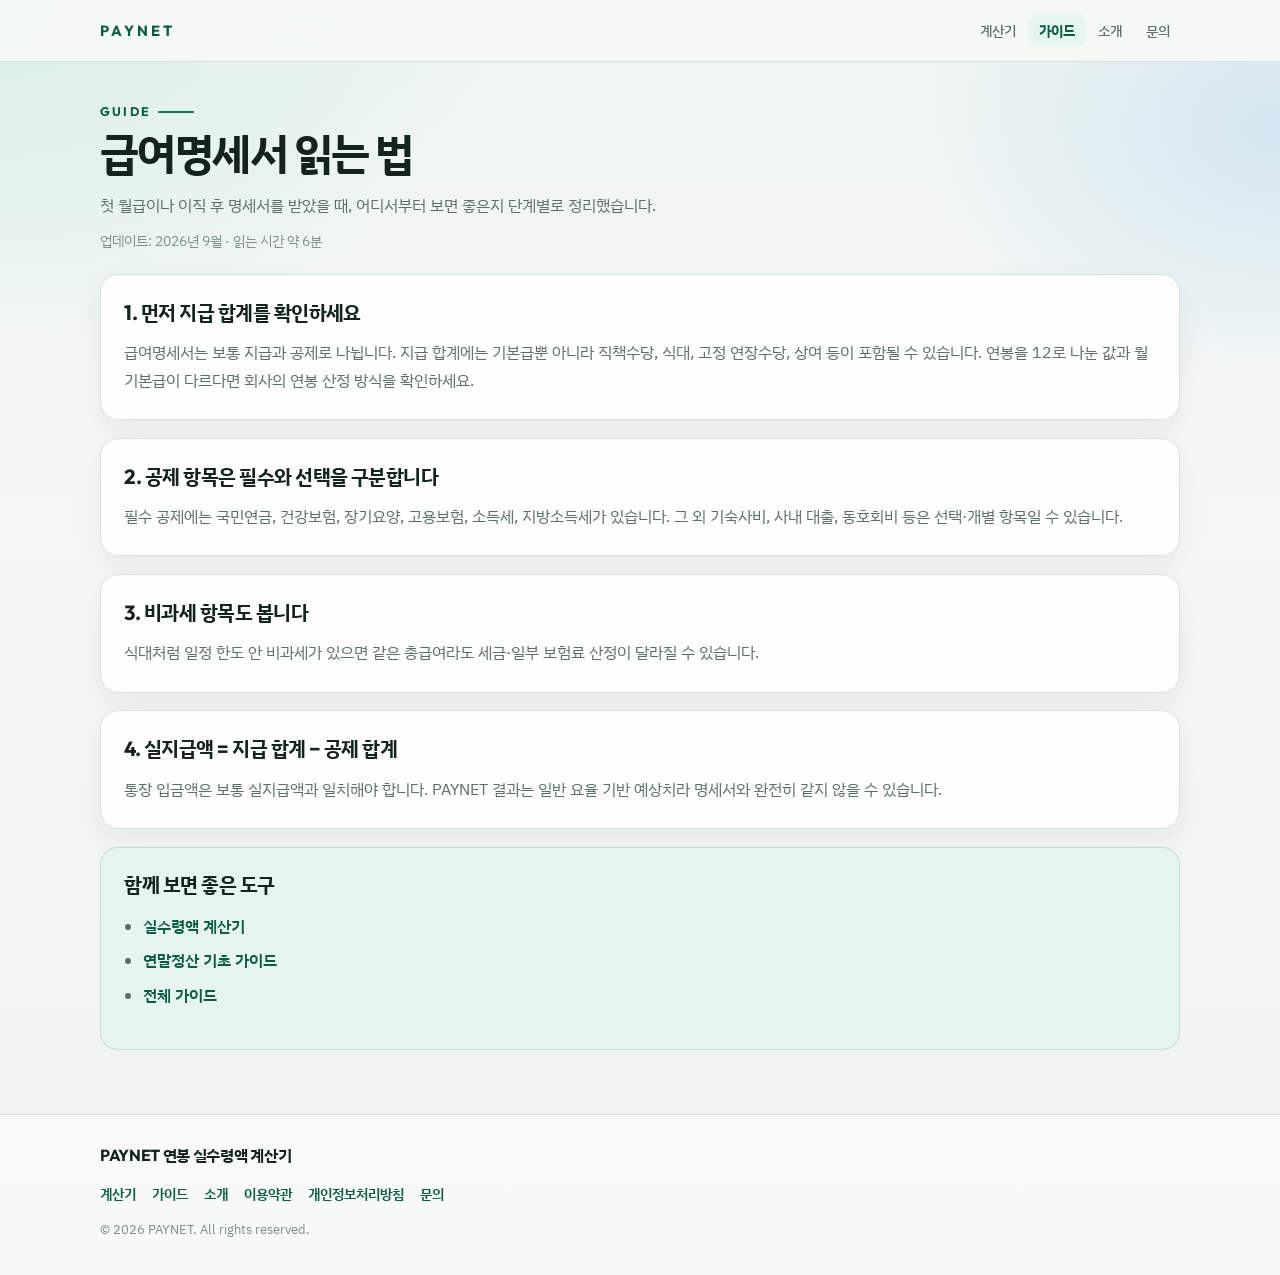
<file: guide-paystub.html>
<!DOCTYPE html>
<html lang="ko">
  <head>
    <meta charset="UTF-8" />
    <meta name="viewport" content="width=device-width, initial-scale=1.0" />
    <meta name="description" content="급여명세서 읽는 법 — 지급 합계, 4대보험, 소득세, 비과세, 실수령액을 순서대로 확인하는 가이드." />
    <title>급여명세서 읽는 법 | PAYNET 가이드</title>
    <link rel="preconnect" href="https://fonts.googleapis.com" />
    <link rel="preconnect" href="https://fonts.gstatic.com" crossorigin />
    <link href="https://fonts.googleapis.com/css2?family=IBM+Plex+Sans+KR:wght@400;500;600;700&family=Outfit:wght@500;600;700&display=swap" rel="stylesheet" />
    <link rel="stylesheet" href="styles.css" />
  </head>
  <body>
    <header class="site-header">
      <div class="site-header-inner">
        <a class="logo" href="index.html">PAYNET</a>
        <nav class="site-nav" aria-label="주요 메뉴">
          <a href="index.html#calculator">계산기</a>
          <a href="guides.html" aria-current="page">가이드</a>
          <a href="about.html">소개</a>
          <a href="contact.html">문의</a>
        </nav>
      </div>
    </header>
    <main class="app page-content">
      <header class="brand">
        <p class="brand-mark">GUIDE</p>
        <h1>급여명세서 읽는 법</h1>
        <p class="brand-desc">첫 월급이나 이직 후 명세서를 받았을 때, 어디서부터 보면 좋은지 단계별로 정리했습니다.</p>
        <p class="meta-line">업데이트: 2026년 9월 · 읽는 시간 약 6분</p>
      </header>
      <article class="content-block">
        <h2>1. 먼저 지급 합계를 확인하세요</h2>
        <p>급여명세서는 보통 지급과 공제로 나뉩니다. 지급 합계에는 기본급뿐 아니라 직책수당, 식대, 고정 연장수당, 상여 등이 포함될 수 있습니다. 연봉을 12로 나눈 값과 월 기본급이 다르다면 회사의 연봉 산정 방식을 확인하세요.</p>
      </article>
      <article class="content-block">
        <h2>2. 공제 항목은 필수와 선택을 구분합니다</h2>
        <p>필수 공제에는 국민연금, 건강보험, 장기요양, 고용보험, 소득세, 지방소득세가 있습니다. 그 외 기숙사비, 사내 대출, 동호회비 등은 선택·개별 항목일 수 있습니다.</p>
      </article>
      <article class="content-block">
        <h2>3. 비과세 항목도 봅니다</h2>
        <p>식대처럼 일정 한도 안 비과세가 있으면 같은 총급여라도 세금·일부 보험료 산정이 달라질 수 있습니다.</p>
      </article>
      <article class="content-block">
        <h2>4. 실지급액 = 지급 합계 − 공제 합계</h2>
        <p>통장 입금액은 보통 실지급액과 일치해야 합니다. PAYNET 결과는 일반 요율 기반 예상치라 명세서와 완전히 같지 않을 수 있습니다.</p>
      </article>
      <aside class="content-block related-box">
        <h2>함께 보면 좋은 도구</h2>
        <ul class="content-list">
          <li><a href="index.html#calculator">실수령액 계산기</a></li>
          <li><a href="guide-year-end-tax.html">연말정산 기초 가이드</a></li>
          <li><a href="guides.html">전체 가이드</a></li>
        </ul>
      </aside>
    </main>
    <footer class="site-footer">
      <div class="site-footer-inner">
        <p class="footer-brand">PAYNET 연봉 실수령액 계산기</p>
        <nav class="footer-nav" aria-label="푸터 메뉴">
          <a href="index.html">계산기</a>
          <a href="guides.html">가이드</a>
          <a href="about.html">소개</a>
          <a href="terms.html">이용약관</a>
          <a href="privacy.html">개인정보처리방침</a>
          <a href="contact.html">문의</a>
        </nav>
        <p class="footer-copy">© <span id="year"></span> PAYNET. All rights reserved.</p>
      </div>
    </footer>
    <script>document.getElementById("year").textContent = new Date().getFullYear();</script>
  </body>
</html>
</file>
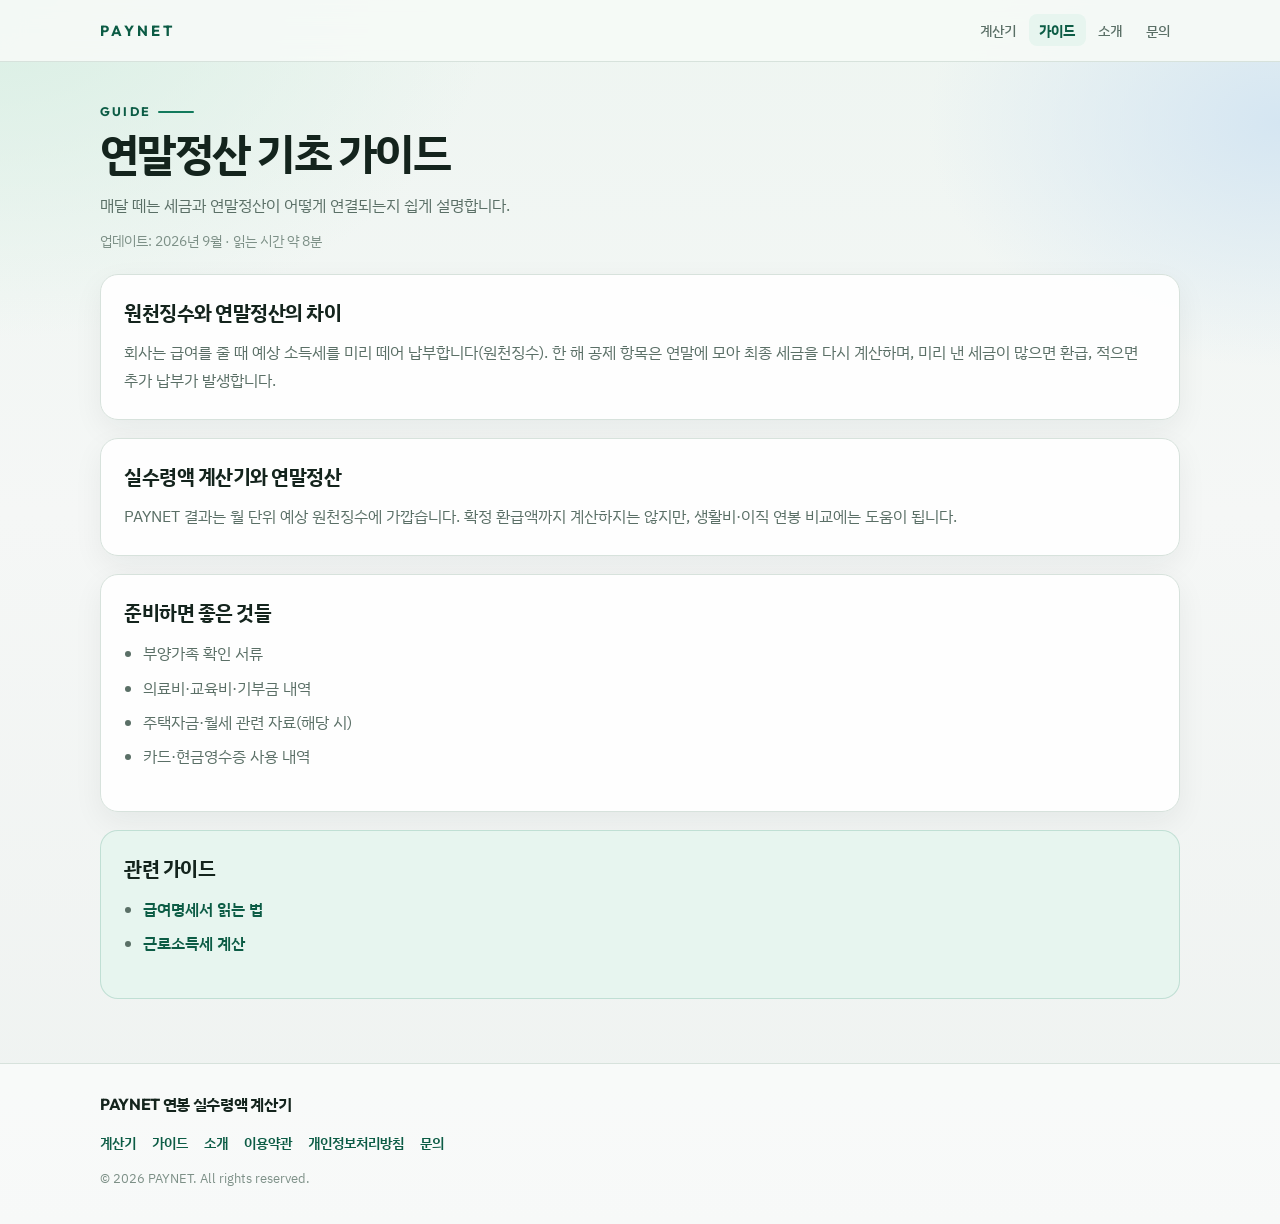
<file: guide-year-end-tax.html>
<!DOCTYPE html>
<html lang="ko">
  <head>
    <meta charset="UTF-8" />
    <meta name="viewport" content="width=device-width, initial-scale=1.0" />
    <meta name="description" content="연말정산 기초 가이드 — 원천징수와 연말정산의 관계, 준비 서류, 환급·추가납부가 생기는 이유." />
    <title>연말정산 기초 가이드 | PAYNET</title>
    <link rel="preconnect" href="https://fonts.googleapis.com" />
    <link rel="preconnect" href="https://fonts.gstatic.com" crossorigin />
    <link href="https://fonts.googleapis.com/css2?family=IBM+Plex+Sans+KR:wght@400;500;600;700&family=Outfit:wght@500;600;700&display=swap" rel="stylesheet" />
    <link rel="stylesheet" href="styles.css" />
  </head>
  <body>
    <header class="site-header">
      <div class="site-header-inner">
        <a class="logo" href="index.html">PAYNET</a>
        <nav class="site-nav" aria-label="주요 메뉴">
          <a href="index.html#calculator">계산기</a>
          <a href="guides.html" aria-current="page">가이드</a>
          <a href="about.html">소개</a>
          <a href="contact.html">문의</a>
        </nav>
      </div>
    </header>
    <main class="app page-content">
      <header class="brand">
        <p class="brand-mark">GUIDE</p>
        <h1>연말정산 기초 가이드</h1>
        <p class="brand-desc">매달 떼는 세금과 연말정산이 어떻게 연결되는지 쉽게 설명합니다.</p>
        <p class="meta-line">업데이트: 2026년 9월 · 읽는 시간 약 8분</p>
      </header>
      <article class="content-block">
        <h2>원천징수와 연말정산의 차이</h2>
        <p>회사는 급여를 줄 때 예상 소득세를 미리 떼어 납부합니다(원천징수). 한 해 공제 항목은 연말에 모아 최종 세금을 다시 계산하며, 미리 낸 세금이 많으면 환급, 적으면 추가 납부가 발생합니다.</p>
      </article>
      <article class="content-block">
        <h2>실수령액 계산기와 연말정산</h2>
        <p>PAYNET 결과는 월 단위 예상 원천징수에 가깝습니다. 확정 환급액까지 계산하지는 않지만, 생활비·이직 연봉 비교에는 도움이 됩니다.</p>
      </article>
      <article class="content-block">
        <h2>준비하면 좋은 것들</h2>
        <ul class="content-list">
          <li>부양가족 확인 서류</li>
          <li>의료비·교육비·기부금 내역</li>
          <li>주택자금·월세 관련 자료(해당 시)</li>
          <li>카드·현금영수증 사용 내역</li>
        </ul>
      </article>
      <aside class="content-block related-box">
        <h2>관련 가이드</h2>
        <ul class="content-list">
          <li><a href="guide-paystub.html">급여명세서 읽는 법</a></li>
          <li><a href="index.html#tools">근로소득세 계산</a></li>
        </ul>
      </aside>
    </main>
    <footer class="site-footer">
      <div class="site-footer-inner">
        <p class="footer-brand">PAYNET 연봉 실수령액 계산기</p>
        <nav class="footer-nav" aria-label="푸터 메뉴">
          <a href="index.html">계산기</a>
          <a href="guides.html">가이드</a>
          <a href="about.html">소개</a>
          <a href="terms.html">이용약관</a>
          <a href="privacy.html">개인정보처리방침</a>
          <a href="contact.html">문의</a>
        </nav>
        <p class="footer-copy">© <span id="year"></span> PAYNET. All rights reserved.</p>
      </div>
    </footer>
    <script>document.getElementById("year").textContent = new Date().getFullYear();</script>
  </body>
</html>
</file>
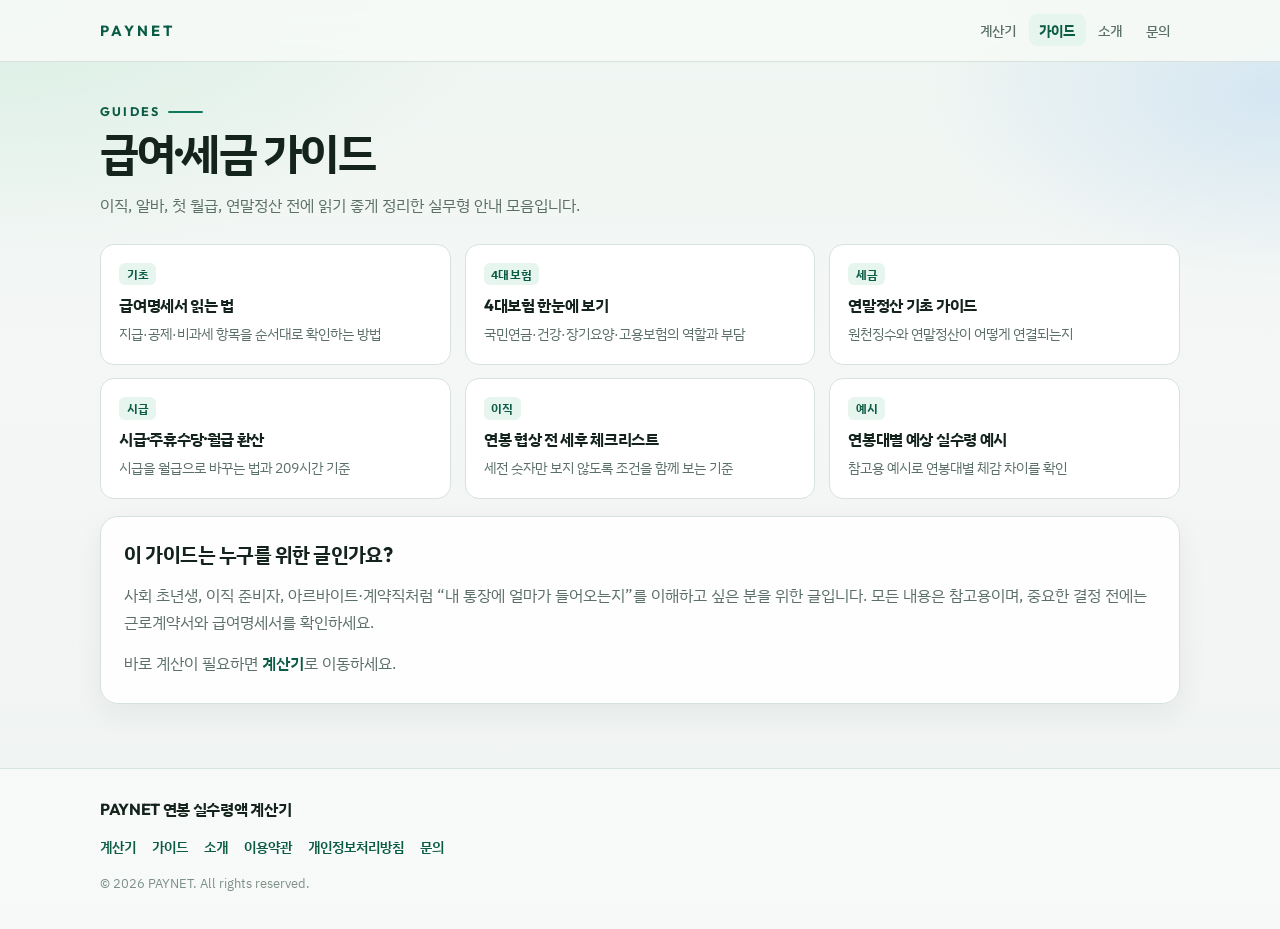
<file: guides.html>
<!DOCTYPE html>
<html lang="ko">
  <head>
    <meta charset="UTF-8" />
    <meta name="viewport" content="width=device-width, initial-scale=1.0" />
    <meta name="description" content="PAYNET 급여·세금 가이드 — 실수령액, 4대보험, 연말정산, 시급·주휴수당, 연봉 협상 체크리스트." />
    <title>급여·세금 가이드 | PAYNET</title>
    <link rel="preconnect" href="https://fonts.googleapis.com" />
    <link rel="preconnect" href="https://fonts.gstatic.com" crossorigin />
    <link href="https://fonts.googleapis.com/css2?family=IBM+Plex+Sans+KR:wght@400;500;600;700&family=Outfit:wght@500;600;700&display=swap" rel="stylesheet" />
    <link rel="stylesheet" href="styles.css" />
  </head>
  <body>
    <header class="site-header">
      <div class="site-header-inner">
        <a class="logo" href="index.html">PAYNET</a>
        <nav class="site-nav" aria-label="주요 메뉴">
          <a href="index.html#calculator">계산기</a>
          <a href="guides.html" aria-current="page">가이드</a>
          <a href="about.html">소개</a>
          <a href="contact.html">문의</a>
        </nav>
      </div>
    </header>
    <main class="app page-content">
      <header class="brand">
        <p class="brand-mark">GUIDES</p>
        <h1>급여·세금 가이드</h1>
        <p class="brand-desc">이직, 알바, 첫 월급, 연말정산 전에 읽기 좋게 정리한 실무형 안내 모음입니다.</p>
      </header>
      <section class="guide-grid" aria-label="가이드 목록">
        <a class="guide-card" href="guide-paystub.html"><span class="guide-card-tag">기초</span><h2>급여명세서 읽는 법</h2><p>지급·공제·비과세 항목을 순서대로 확인하는 방법</p></a>
        <a class="guide-card" href="guide-insurance.html"><span class="guide-card-tag">4대보험</span><h2>4대보험 한눈에 보기</h2><p>국민연금·건강·장기요양·고용보험의 역할과 부담</p></a>
        <a class="guide-card" href="guide-year-end-tax.html"><span class="guide-card-tag">세금</span><h2>연말정산 기초 가이드</h2><p>원천징수와 연말정산이 어떻게 연결되는지</p></a>
        <a class="guide-card" href="guide-hourly.html"><span class="guide-card-tag">시급</span><h2>시급·주휴수당·월급 환산</h2><p>시급을 월급으로 바꾸는 법과 209시간 기준</p></a>
        <a class="guide-card" href="guide-negotiation.html"><span class="guide-card-tag">이직</span><h2>연봉 협상 전 세후 체크리스트</h2><p>세전 숫자만 보지 않도록 조건을 함께 보는 기준</p></a>
        <a class="guide-card" href="guide-examples.html"><span class="guide-card-tag">예시</span><h2>연봉대별 예상 실수령 예시</h2><p>참고용 예시로 연봉대별 체감 차이를 확인</p></a>
      </section>
      <article class="content-block">
        <h2>이 가이드는 누구를 위한 글인가요?</h2>
        <p>사회 초년생, 이직 준비자, 아르바이트·계약직처럼 “내 통장에 얼마가 들어오는지”를 이해하고 싶은 분을 위한 글입니다. 모든 내용은 참고용이며, 중요한 결정 전에는 근로계약서와 급여명세서를 확인하세요.</p>
        <p>바로 계산이 필요하면 <a href="index.html#calculator">계산기</a>로 이동하세요.</p>
      </article>
    </main>
    <footer class="site-footer">
      <div class="site-footer-inner">
        <p class="footer-brand">PAYNET 연봉 실수령액 계산기</p>
        <nav class="footer-nav" aria-label="푸터 메뉴">
          <a href="index.html">계산기</a>
          <a href="guides.html">가이드</a>
          <a href="about.html">소개</a>
          <a href="terms.html">이용약관</a>
          <a href="privacy.html">개인정보처리방침</a>
          <a href="contact.html">문의</a>
        </nav>
        <p class="footer-copy">© <span id="year"></span> PAYNET. All rights reserved.</p>
      </div>
    </footer>
    <script>document.getElementById("year").textContent = new Date().getFullYear();</script>
  </body>
</html>
</file>
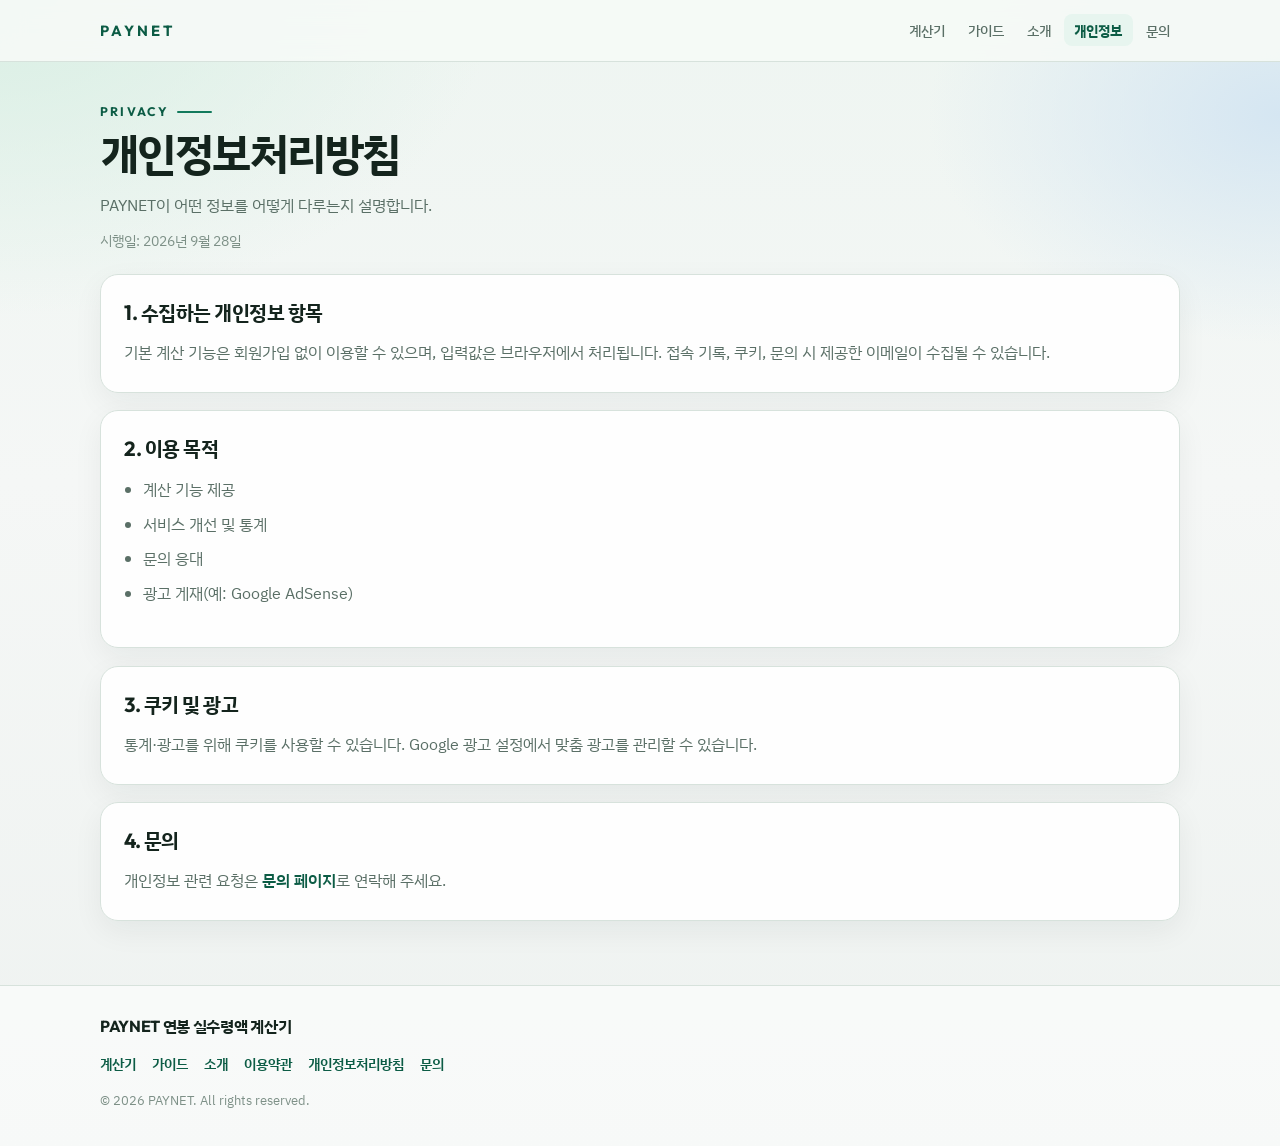
<file: privacy.html>
<!DOCTYPE html>
<html lang="ko">
  <head>
    <meta charset="UTF-8" />
    <meta name="viewport" content="width=device-width, initial-scale=1.0" />
    <meta name="description" content="PAYNET 개인정보처리방침 — 수집 항목, 이용 목적, 쿠키 및 광고 안내." />
    <title>개인정보처리방침 | PAYNET</title>
    <link rel="preconnect" href="https://fonts.googleapis.com" />
    <link rel="preconnect" href="https://fonts.gstatic.com" crossorigin />
    <link href="https://fonts.googleapis.com/css2?family=IBM+Plex+Sans+KR:wght@400;500;600;700&family=Outfit:wght@500;600;700&display=swap" rel="stylesheet" />
    <link rel="stylesheet" href="styles.css" />
  </head>
  <body>
    <header class="site-header">
      <div class="site-header-inner">
        <a class="logo" href="index.html">PAYNET</a>
        <nav class="site-nav" aria-label="주요 메뉴">
          <a href="index.html#calculator">계산기</a>
          <a href="guides.html">가이드</a>
          <a href="about.html">소개</a>
          <a href="privacy.html" aria-current="page">개인정보</a>
          <a href="contact.html">문의</a>
        </nav>
      </div>
    </header>
    <main class="app page-content">
      <header class="brand">
        <p class="brand-mark">PRIVACY</p>
        <h1>개인정보처리방침</h1>
        <p class="brand-desc">PAYNET이 어떤 정보를 어떻게 다루는지 설명합니다.</p>
        <p class="meta-line">시행일: 2026년 9월 28일</p>
      </header>
      <article class="content-block">
        <h2>1. 수집하는 개인정보 항목</h2>
        <p>기본 계산 기능은 회원가입 없이 이용할 수 있으며, 입력값은 브라우저에서 처리됩니다. 접속 기록, 쿠키, 문의 시 제공한 이메일이 수집될 수 있습니다.</p>
      </article>
      <article class="content-block">
        <h2>2. 이용 목적</h2>
        <ul class="content-list">
          <li>계산 기능 제공</li>
          <li>서비스 개선 및 통계</li>
          <li>문의 응대</li>
          <li>광고 게재(예: Google AdSense)</li>
        </ul>
      </article>
      <article class="content-block">
        <h2>3. 쿠키 및 광고</h2>
        <p>통계·광고를 위해 쿠키를 사용할 수 있습니다. Google 광고 설정에서 맞춤 광고를 관리할 수 있습니다.</p>
      </article>
      <article class="content-block">
        <h2>4. 문의</h2>
        <p>개인정보 관련 요청은 <a href="contact.html">문의 페이지</a>로 연락해 주세요.</p>
      </article>
    </main>
    <footer class="site-footer">
      <div class="site-footer-inner">
        <p class="footer-brand">PAYNET 연봉 실수령액 계산기</p>
        <nav class="footer-nav" aria-label="푸터 메뉴">
          <a href="index.html">계산기</a>
          <a href="guides.html">가이드</a>
          <a href="about.html">소개</a>
          <a href="terms.html">이용약관</a>
          <a href="privacy.html">개인정보처리방침</a>
          <a href="contact.html">문의</a>
        </nav>
        <p class="footer-copy">© <span id="year"></span> PAYNET. All rights reserved.</p>
      </div>
    </footer>
    <script>document.getElementById("year").textContent = new Date().getFullYear();</script>
  </body>
</html>
</file>
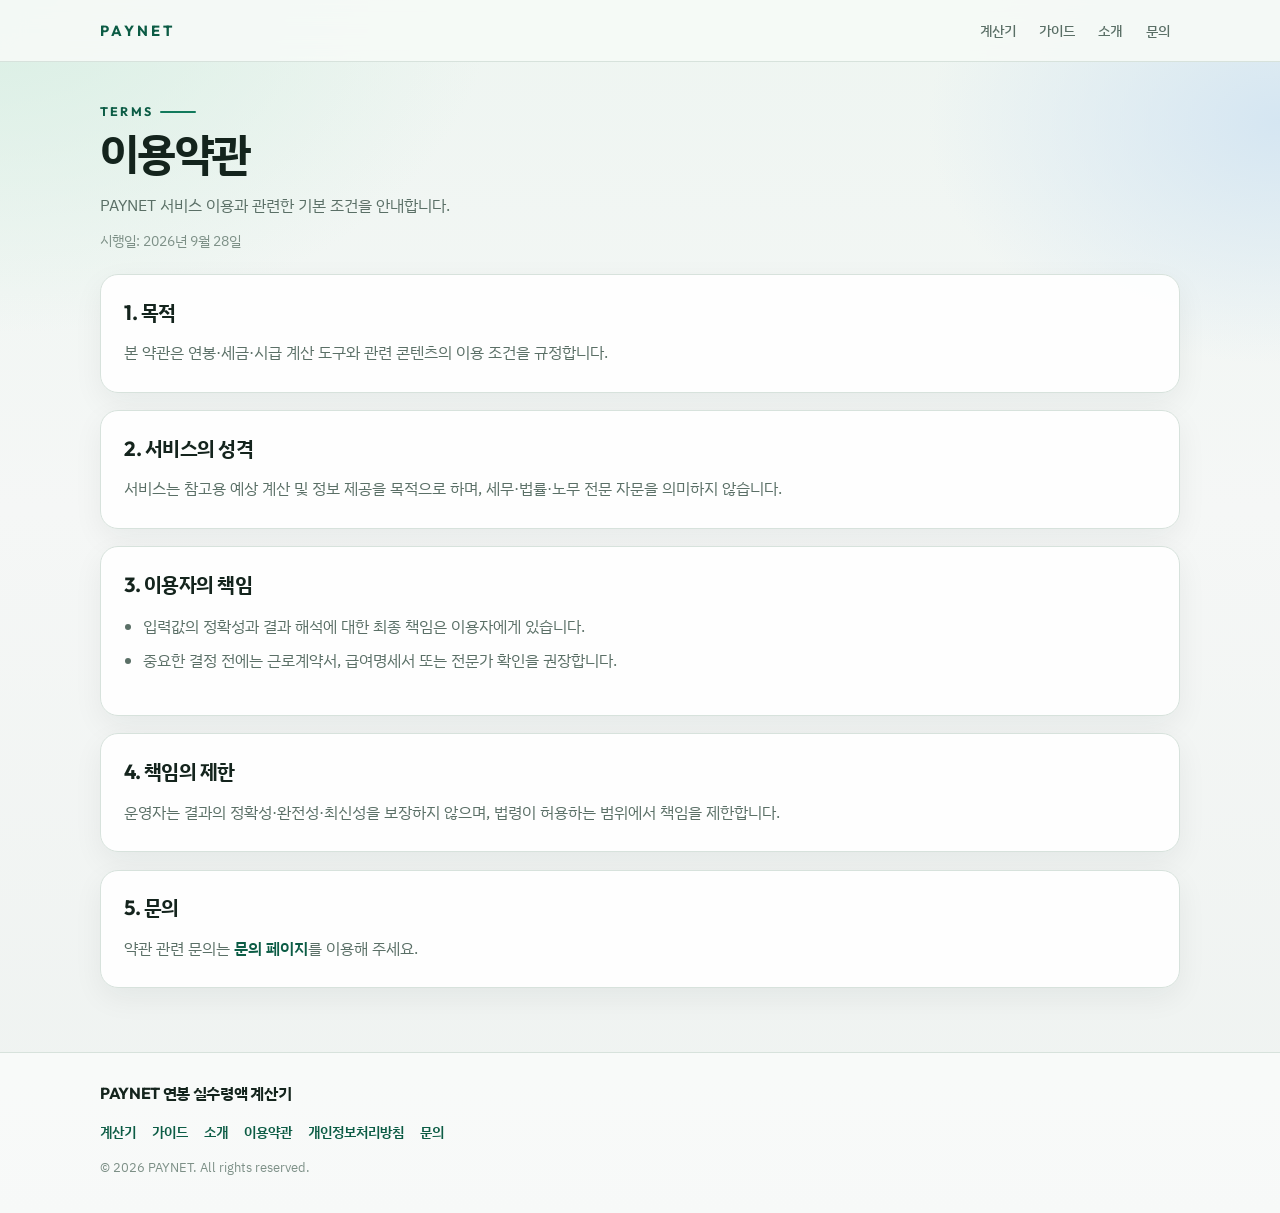
<file: terms.html>
<!DOCTYPE html>
<html lang="ko">
  <head>
    <meta charset="UTF-8" />
    <meta name="viewport" content="width=device-width, initial-scale=1.0" />
    <meta name="description" content="PAYNET 이용약관 — 서비스 목적, 책임의 한계, 금지행위 등 이용 조건." />
    <title>이용약관 | PAYNET</title>
    <link rel="preconnect" href="https://fonts.googleapis.com" />
    <link rel="preconnect" href="https://fonts.gstatic.com" crossorigin />
    <link href="https://fonts.googleapis.com/css2?family=IBM+Plex+Sans+KR:wght@400;500;600;700&family=Outfit:wght@500;600;700&display=swap" rel="stylesheet" />
    <link rel="stylesheet" href="styles.css" />
  </head>
  <body>
    <header class="site-header">
      <div class="site-header-inner">
        <a class="logo" href="index.html">PAYNET</a>
        <nav class="site-nav" aria-label="주요 메뉴">
          <a href="index.html#calculator">계산기</a>
          <a href="guides.html">가이드</a>
          <a href="about.html">소개</a>
          <a href="contact.html">문의</a>
        </nav>
      </div>
    </header>
    <main class="app page-content">
      <header class="brand">
        <p class="brand-mark">TERMS</p>
        <h1>이용약관</h1>
        <p class="brand-desc">PAYNET 서비스 이용과 관련한 기본 조건을 안내합니다.</p>
        <p class="meta-line">시행일: 2026년 9월 28일</p>
      </header>
      <article class="content-block">
        <h2>1. 목적</h2>
        <p>본 약관은 연봉·세금·시급 계산 도구와 관련 콘텐츠의 이용 조건을 규정합니다.</p>
      </article>
      <article class="content-block">
        <h2>2. 서비스의 성격</h2>
        <p>서비스는 참고용 예상 계산 및 정보 제공을 목적으로 하며, 세무·법률·노무 전문 자문을 의미하지 않습니다.</p>
      </article>
      <article class="content-block">
        <h2>3. 이용자의 책임</h2>
        <ul class="content-list">
          <li>입력값의 정확성과 결과 해석에 대한 최종 책임은 이용자에게 있습니다.</li>
          <li>중요한 결정 전에는 근로계약서, 급여명세서 또는 전문가 확인을 권장합니다.</li>
        </ul>
      </article>
      <article class="content-block">
        <h2>4. 책임의 제한</h2>
        <p>운영자는 결과의 정확성·완전성·최신성을 보장하지 않으며, 법령이 허용하는 범위에서 책임을 제한합니다.</p>
      </article>
      <article class="content-block">
        <h2>5. 문의</h2>
        <p>약관 관련 문의는 <a href="contact.html">문의 페이지</a>를 이용해 주세요.</p>
      </article>
    </main>
    <footer class="site-footer">
      <div class="site-footer-inner">
        <p class="footer-brand">PAYNET 연봉 실수령액 계산기</p>
        <nav class="footer-nav" aria-label="푸터 메뉴">
          <a href="index.html">계산기</a>
          <a href="guides.html">가이드</a>
          <a href="about.html">소개</a>
          <a href="terms.html">이용약관</a>
          <a href="privacy.html">개인정보처리방침</a>
          <a href="contact.html">문의</a>
        </nav>
        <p class="footer-copy">© <span id="year"></span> PAYNET. All rights reserved.</p>
      </div>
    </footer>
    <script>document.getElementById("year").textContent = new Date().getFullYear();</script>
  </body>
</html>
</file>
<file: styles.css>
:root {
  --ink: #14241d;
  --ink-soft: #5a6f66;
  --muted: #7d9087;
  --surface: #ffffff;
  --surface-soft: #f7faf8;
  --line: #d7e2dc;
  --line-strong: #c5d4cc;
  --accent: #127a5c;
  --accent-deep: #0c5c45;
  --accent-soft: #e7f5ef;
  --danger: #c0392b;
  --radius: 18px;
  --radius-sm: 12px;
  --shadow: 0 10px 30px rgba(20, 36, 29, 0.06);
  --font-display: "Outfit", "IBM Plex Sans KR", sans-serif;
  --font-body: "IBM Plex Sans KR", sans-serif;
  --max: 1080px;
}

*,
*::before,
*::after {
  box-sizing: border-box;
}

html {
  scroll-behavior: smooth;
}

body {
  margin: 0;
  min-height: 100vh;
  font-family: var(--font-body);
  color: var(--ink);
  background:
    radial-gradient(ellipse 70% 50% at 0% 0%, #d9efe4 0%, transparent 55%),
    radial-gradient(ellipse 55% 40% at 100% 10%, #d5e6f2 0%, transparent 50%),
    linear-gradient(180deg, #eef5f1 0%, #f5f7f6 42%, #eef2f0 100%);
  overflow-x: hidden;
  -webkit-font-smoothing: antialiased;
}

.bg-grid,
.bg-glow {
  display: none;
}

.site-header {
  position: sticky;
  top: 0;
  z-index: 20;
  background: rgba(246, 250, 247, 0.92);
  border-bottom: 1px solid var(--line);
  backdrop-filter: blur(12px);
}

.site-header-inner {
  width: min(var(--max), calc(100% - 2rem));
  margin: 0 auto;
  padding: 0.9rem 0;
  display: flex;
  align-items: center;
  justify-content: space-between;
  gap: 1.25rem;
}

.logo {
  flex-shrink: 0;
  font-family: var(--font-display);
  font-weight: 700;
  letter-spacing: 0.2em;
  font-size: 0.92rem;
  color: var(--accent-deep);
  text-decoration: none;
}

.site-nav {
  display: flex;
  align-items: center;
  gap: 0.15rem;
  overflow-x: auto;
  scrollbar-width: none;
  -ms-overflow-style: none;
  max-width: 100%;
}

.site-nav::-webkit-scrollbar {
  display: none;
}

.site-nav a {
  flex-shrink: 0;
  color: var(--ink-soft);
  text-decoration: none;
  font-size: 0.88rem;
  font-weight: 500;
  padding: 0.4rem 0.65rem;
  border-radius: 8px;
  transition: background 0.2s ease, color 0.2s ease;
}

.site-nav a:hover {
  color: var(--ink);
  background: rgba(18, 122, 92, 0.08);
  text-decoration: none;
}

.site-nav a[aria-current="page"] {
  color: var(--accent-deep);
  background: var(--accent-soft);
  font-weight: 700;
}

.footer-nav a,
.content-block a {
  color: var(--accent-deep);
  text-decoration: none;
  font-weight: 600;
}

.footer-nav a:hover,
.content-block a:hover {
  text-decoration: underline;
}

.app {
  position: relative;
  z-index: 1;
  width: min(var(--max), calc(100% - 2rem));
  margin: 0 auto;
  padding: 2.4rem 0 3.5rem;
  display: grid;
  gap: 1.1rem;
}

.page-content {
  padding-top: 2rem;
}

.brand {
  padding: 0.35rem 0 0.4rem;
  animation: rise 0.55s ease both;
}

.brand-mark {
  margin: 0 0 0.55rem;
  display: inline-flex;
  align-items: center;
  gap: 0.45rem;
  font-family: var(--font-display);
  font-size: 0.78rem;
  font-weight: 700;
  letter-spacing: 0.18em;
  color: var(--accent-deep);
}

.brand-mark::after {
  content: "";
  display: inline-block;
  width: 2.2rem;
  height: 2px;
  border-radius: 2px;
  background: var(--accent);
}

.brand h1 {
  margin: 0;
  font-family: var(--font-display);
  font-size: clamp(1.85rem, 4.4vw, 2.75rem);
  font-weight: 700;
  letter-spacing: -0.035em;
  line-height: 1.15;
  max-width: 14ch;
}

.brand-desc {
  margin: 0.85rem 0 0;
  max-width: 38rem;
  color: var(--ink-soft);
  font-size: 1.02rem;
  line-height: 1.7;
}

.meta-line {
  margin: 0.7rem 0 0;
  font-size: 0.86rem;
  color: var(--muted);
}

.calc-category {
  display: grid;
  grid-template-columns: 1fr 1fr;
  gap: 0.35rem;
  padding: 0.35rem;
  border: 1px solid var(--line);
  border-radius: 14px;
  background: rgba(255, 255, 255, 0.75);
  box-shadow: var(--shadow);
}

.category-btn {
  appearance: none;
  border: 0;
  cursor: pointer;
  font: inherit;
  font-size: 0.95rem;
  font-weight: 700;
  color: var(--ink-soft);
  background: transparent;
  border-radius: 10px;
  padding: 0.85rem 0.5rem;
  transition: background 0.2s ease, color 0.2s ease, box-shadow 0.2s ease;
}

.category-btn:hover {
  color: var(--ink);
  background: rgba(18, 122, 92, 0.07);
}

.category-btn.is-active {
  color: #fff;
  background: linear-gradient(135deg, var(--accent), var(--accent-deep));
}

.calc-tabs {
  display: grid;
  grid-template-columns: repeat(4, minmax(0, 1fr));
  gap: 0.35rem;
  padding: 0.35rem;
  border: 1px solid var(--line);
  border-radius: 14px;
  background: rgba(255, 255, 255, 0.75);
  box-shadow: var(--shadow);
}

#estate-tabs {
  grid-template-columns: repeat(3, minmax(0, 1fr));
}

.calc-tab,
.mode-btn {
  appearance: none;
  border: 0;
  cursor: pointer;
  font: inherit;
  font-size: 0.92rem;
  font-weight: 600;
  color: var(--ink-soft);
  background: transparent;
  border-radius: 10px;
  padding: 0.78rem 0.45rem;
  transition: background 0.2s ease, color 0.2s ease, box-shadow 0.2s ease;
}

.calc-tab:hover,
.mode-btn:hover {
  color: var(--ink);
  background: rgba(18, 122, 92, 0.07);
}

.calc-tab.is-active,
.mode-btn.is-active {
  color: var(--accent-deep);
  background: var(--surface);
  box-shadow: 0 1px 2px rgba(20, 36, 29, 0.06), 0 0 0 1px var(--line);
}

.calc-panel {
  display: none;
}

.calc-panel.is-active {
  display: grid;
  grid-template-columns: minmax(0, 1fr) minmax(0, 1.05fr);
  gap: 1rem;
  align-items: stretch;
  animation: rise 0.4s ease both;
}

.mode-toggle {
  display: grid;
  grid-template-columns: 1fr 1fr;
  gap: 0.4rem;
  margin-bottom: 1.1rem;
  padding: 0.3rem;
  border-radius: 12px;
  background: var(--surface-soft);
  border: 1px solid var(--line);
}

.mode-btn {
  border: 0;
  background: transparent;
}

.mode-btn.is-active {
  background: var(--surface);
}

.panel,
.result,
.content-block {
  background: var(--surface);
  border: 1px solid var(--line);
  border-radius: var(--radius);
  box-shadow: var(--shadow);
}

.panel,
.result {
  padding: 1.35rem 1.35rem 1.45rem;
}

.panel-title {
  margin: 0 0 1.15rem;
  padding-bottom: 0.85rem;
  border-bottom: 1px solid var(--line);
  font-family: var(--font-display);
  font-size: 1.08rem;
  font-weight: 700;
  letter-spacing: -0.02em;
}

.field {
  display: grid;
  gap: 0.4rem;
}

.panel > .field + .field,
.panel > .field + .options,
.panel > .options + .field,
.panel > .options + .hint,
.panel > .field + .hint,
.panel > .mode-toggle + .field,
.panel > .options + .hint,
#hourlyToSalaryFields > .field + .options,
#hourlyToSalaryFields > .options + .field,
#hourlyToHourlyFields > .field + .field,
#hourlyToHourlyFields > .field + .hint {
  margin-top: 0.95rem;
}

.field-label {
  font-size: 0.84rem;
  font-weight: 600;
  color: var(--ink-soft);
}

.input-row {
  display: grid;
  grid-template-columns: 1fr auto;
  align-items: center;
  gap: 0.55rem;
  min-height: 3.25rem;
  padding: 0.7rem 0.95rem;
  border: 1px solid var(--line-strong);
  border-radius: var(--radius-sm);
  background: var(--surface-soft);
  transition: border-color 0.2s ease, background 0.2s ease, box-shadow 0.2s ease;
}

.input-row:focus-within {
  border-color: var(--accent);
  background: #fff;
  box-shadow: 0 0 0 3px rgba(18, 122, 92, 0.12);
}

.input-row input {
  width: 100%;
  border: 0;
  outline: 0;
  background: transparent;
  font: inherit;
  font-size: 1.2rem;
  font-weight: 700;
  font-variant-numeric: tabular-nums;
  color: var(--ink);
}

.input-row input[type="number"] {
  font-size: 1.05rem;
}

.unit {
  color: var(--muted);
  font-size: 0.9rem;
  font-weight: 600;
}

.options {
  display: grid;
  grid-template-columns: 1fr 1fr;
  gap: 0.85rem;
  margin-top: 0.95rem;
}

select {
  width: 100%;
  min-height: 3.25rem;
  padding: 0.7rem 0.95rem;
  border: 1px solid var(--line-strong);
  border-radius: var(--radius-sm);
  background: var(--surface-soft);
  font: inherit;
  font-weight: 600;
  color: var(--ink);
  outline: none;
  transition: border-color 0.2s ease, box-shadow 0.2s ease, background 0.2s ease;
}

select:focus {
  border-color: var(--accent);
  background: #fff;
  box-shadow: 0 0 0 3px rgba(18, 122, 92, 0.12);
}

.hint {
  margin: 1rem 0 0;
  padding: 0.75rem 0.85rem;
  border-radius: 10px;
  background: var(--surface-soft);
  border: 1px dashed var(--line);
  font-size: 0.8rem;
  color: var(--muted);
  line-height: 1.55;
}

.result {
  display: flex;
  flex-direction: column;
  background:
    linear-gradient(180deg, #f3faf7 0%, #ffffff 38%);
}

.result-hero {
  padding: 1.2rem 1.2rem 1.15rem;
  border-radius: 14px;
  background: linear-gradient(145deg, #dff3ea 0%, #e8f2f8 100%);
  border: 1px solid rgba(18, 122, 92, 0.12);
}

.result-hero h2 {
  margin: 0;
  font-size: 0.88rem;
  font-weight: 600;
  color: var(--ink-soft);
}

.net-amount {
  margin: 0.35rem 0 0;
  font-family: var(--font-display);
  font-size: clamp(1.9rem, 4.5vw, 2.55rem);
  font-weight: 700;
  letter-spacing: -0.035em;
  line-height: 1.15;
  color: var(--accent-deep);
  font-variant-numeric: tabular-nums;
  transition: opacity 0.2s ease;
}

.net-amount.is-updating {
  opacity: 0.72;
}

.annual-net {
  margin: 0.45rem 0 0;
  color: var(--ink-soft);
  font-size: 0.92rem;
}

.annual-net strong {
  color: var(--ink);
  font-weight: 700;
}

.summary-grid {
  display: grid;
  grid-template-columns: 1fr 1fr;
  gap: 0.7rem;
  margin: 1rem 0;
}

.summary-item {
  display: grid;
  gap: 0.25rem;
  padding: 0.85rem 0.9rem;
  border-radius: 12px;
  background: var(--surface-soft);
  border: 1px solid var(--line);
}

.summary-item span {
  font-size: 0.8rem;
  font-weight: 600;
  color: var(--muted);
}

.summary-item strong {
  font-size: 1.02rem;
  font-variant-numeric: tabular-nums;
}

.breakdown {
  list-style: none;
  margin: 0;
  padding: 0.15rem 0 0;
  display: grid;
  gap: 0;
  border-top: 1px solid var(--line);
}

.breakdown li {
  display: flex;
  justify-content: space-between;
  align-items: center;
  gap: 1rem;
  padding: 0.72rem 0.15rem;
  border-bottom: 1px solid var(--line);
}

.breakdown li:last-child {
  border-bottom: 0;
}

.breakdown span {
  color: var(--ink-soft);
  font-size: 0.92rem;
}

.breakdown strong {
  font-variant-numeric: tabular-nums;
  color: var(--danger);
  font-weight: 700;
  font-size: 0.95rem;
}

.breakdown strong.neutral {
  color: var(--ink);
}

.content-block {
  padding: 1.55rem 1.45rem;
  background: rgba(255, 255, 255, 0.92);
}

.content-block h2 {
  margin: 0 0 0.8rem;
  font-family: var(--font-display);
  font-size: 1.28rem;
  letter-spacing: -0.025em;
  line-height: 1.3;
}

.content-block h3 {
  margin: 1.35rem 0 0.45rem;
  font-size: 1.02rem;
  color: var(--ink);
}

.content-block p {
  margin: 0 0 0.85rem;
  color: var(--ink-soft);
  line-height: 1.78;
  font-size: 0.97rem;
}

.content-block p:last-child {
  margin-bottom: 0;
}

.content-block strong {
  color: var(--ink);
}

.content-list {
  margin: 0 0 1rem;
  padding-left: 1.15rem;
  color: var(--ink-soft);
  line-height: 1.75;
}

.content-list li + li {
  margin-top: 0.4rem;
}

.guide-grid {
  display: grid;
  grid-template-columns: repeat(3, minmax(0, 1fr));
  gap: 0.85rem;
}

.guide-grid-compact {
  margin: 1rem 0 1.1rem;
}

.guide-card {
  display: grid;
  align-content: start;
  gap: 0.4rem;
  min-height: 100%;
  padding: 1.15rem 1.15rem 1.2rem;
  border-radius: 14px;
  border: 1px solid var(--line);
  background: var(--surface);
  box-shadow: none;
  text-decoration: none;
  color: inherit;
  transition: transform 0.2s ease, border-color 0.2s ease, box-shadow 0.2s ease;
}

.guide-card:hover {
  transform: translateY(-2px);
  border-color: rgba(18, 122, 92, 0.35);
  box-shadow: var(--shadow);
  text-decoration: none;
}

.guide-card-tag {
  display: inline-flex;
  width: fit-content;
  padding: 0.16rem 0.45rem;
  border-radius: 6px;
  background: var(--accent-soft);
  font-size: 0.72rem;
  font-weight: 700;
  letter-spacing: 0.02em;
  color: var(--accent-deep);
}

.guide-card h2,
.guide-card h3 {
  margin: 0.15rem 0 0;
  font-family: var(--font-display);
  font-size: 1.02rem;
  letter-spacing: -0.02em;
  color: var(--ink);
}

.guide-card p {
  margin: 0;
  color: var(--ink-soft);
  font-size: 0.88rem;
  line-height: 1.55;
}

.related-box {
  background: var(--accent-soft);
  border-color: rgba(18, 122, 92, 0.18);
  box-shadow: none;
}

.table-wrap {
  overflow-x: auto;
  margin: 1rem 0;
  border: 1px solid var(--line);
  border-radius: 12px;
}

.data-table {
  width: 100%;
  border-collapse: collapse;
  font-size: 0.92rem;
}

.data-table th,
.data-table td {
  padding: 0.8rem 0.85rem;
  border-bottom: 1px solid var(--line);
  text-align: left;
  vertical-align: top;
}

.data-table tr:last-child td {
  border-bottom: 0;
}

.data-table th {
  color: var(--ink);
  font-weight: 700;
  background: var(--accent-soft);
}

.data-table td {
  color: var(--ink-soft);
  background: #fff;
}

.faq-item {
  border-top: 1px solid var(--line);
  padding: 0.95rem 0;
}

.faq-item:first-of-type {
  border-top: 0;
  padding-top: 0.2rem;
}

.faq-item summary {
  cursor: pointer;
  font-weight: 700;
  color: var(--ink);
  line-height: 1.5;
  list-style: none;
}

.faq-item summary::-webkit-details-marker {
  display: none;
}

.faq-item summary::before {
  content: "+";
  display: inline-block;
  width: 1.1rem;
  margin-right: 0.35rem;
  color: var(--accent);
  font-weight: 700;
}

.faq-item[open] summary::before {
  content: "–";
}

.faq-item p {
  margin-top: 0.65rem;
  padding-left: 1.45rem;
}

.site-footer {
  position: relative;
  z-index: 1;
  margin-top: 0.5rem;
  border-top: 1px solid var(--line);
  background: rgba(255, 255, 255, 0.55);
}

.site-footer-inner {
  width: min(var(--max), calc(100% - 2rem));
  margin: 0 auto;
  padding: 1.8rem 0 2.3rem;
}

.footer-brand {
  margin: 0;
  font-family: var(--font-display);
  font-weight: 700;
  letter-spacing: -0.02em;
}

.footer-note {
  margin: 0.45rem 0 0;
  color: var(--ink-soft);
  font-size: 0.88rem;
  line-height: 1.55;
  max-width: 36rem;
}

.footer-nav {
  display: flex;
  flex-wrap: wrap;
  gap: 0.65rem 1rem;
  margin-top: 1.1rem;
}

.footer-nav a {
  font-size: 0.88rem;
}

.footer-copy {
  margin: 1.1rem 0 0;
  font-size: 0.8rem;
  color: var(--muted);
}

@keyframes rise {
  from {
    opacity: 0;
    transform: translateY(10px);
  }
  to {
    opacity: 1;
    transform: translateY(0);
  }
}

@media (max-width: 900px) {
  .calc-panel.is-active {
    grid-template-columns: 1fr;
  }

  .guide-grid {
    grid-template-columns: 1fr 1fr;
  }

  .brand h1 {
    max-width: none;
  }
}

@media (max-width: 720px) {
  .site-header-inner {
    flex-direction: column;
    align-items: stretch;
    gap: 0.55rem;
  }

  .site-nav {
    margin: 0 -0.25rem;
    padding-bottom: 0.15rem;
  }

  .app {
    padding-top: 1.5rem;
    gap: 0.95rem;
  }

  .calc-tabs {
    grid-template-columns: 1fr 1fr;
  }

  .guide-grid {
    grid-template-columns: 1fr;
  }

  .options,
  .summary-grid {
    grid-template-columns: 1fr;
  }

  .panel,
  .result,
  .content-block {
    padding: 1.15rem;
  }

  .net-amount {
    font-size: clamp(1.75rem, 8vw, 2.2rem);
  }
}
</file>
